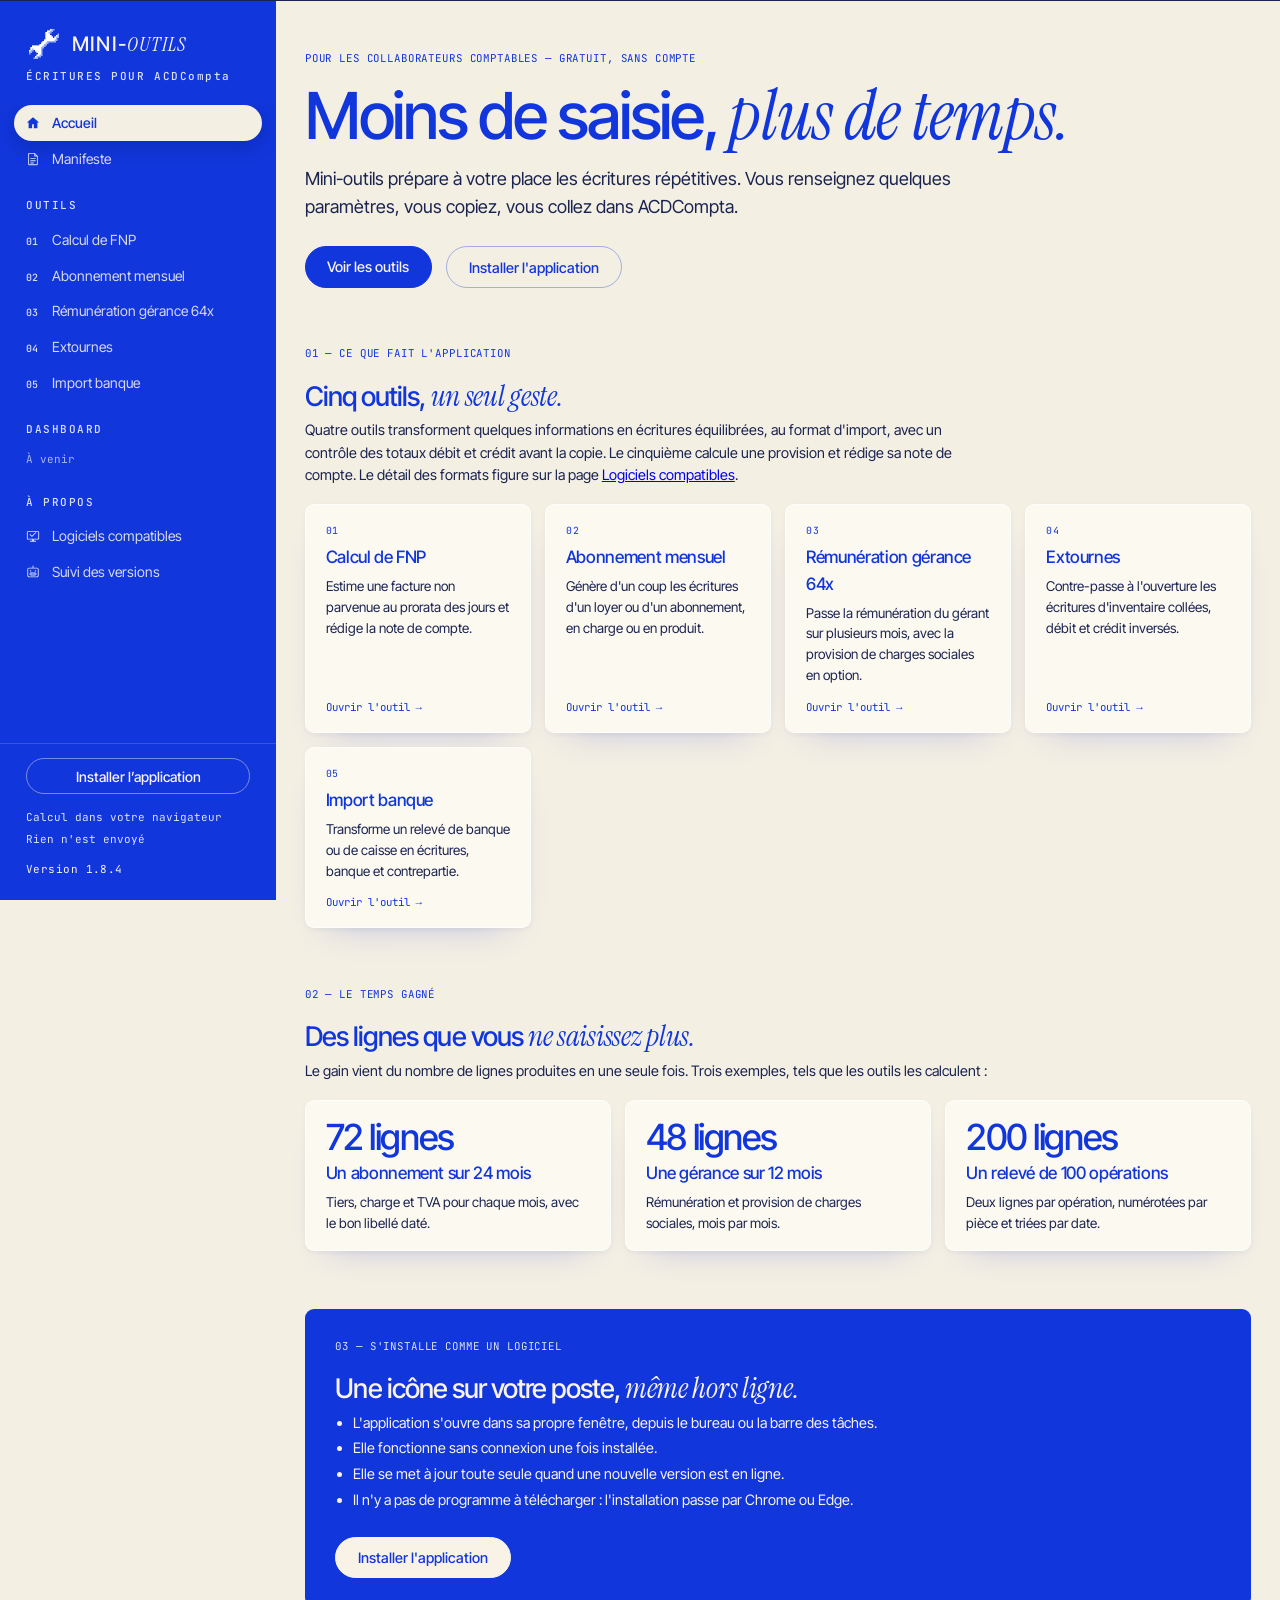
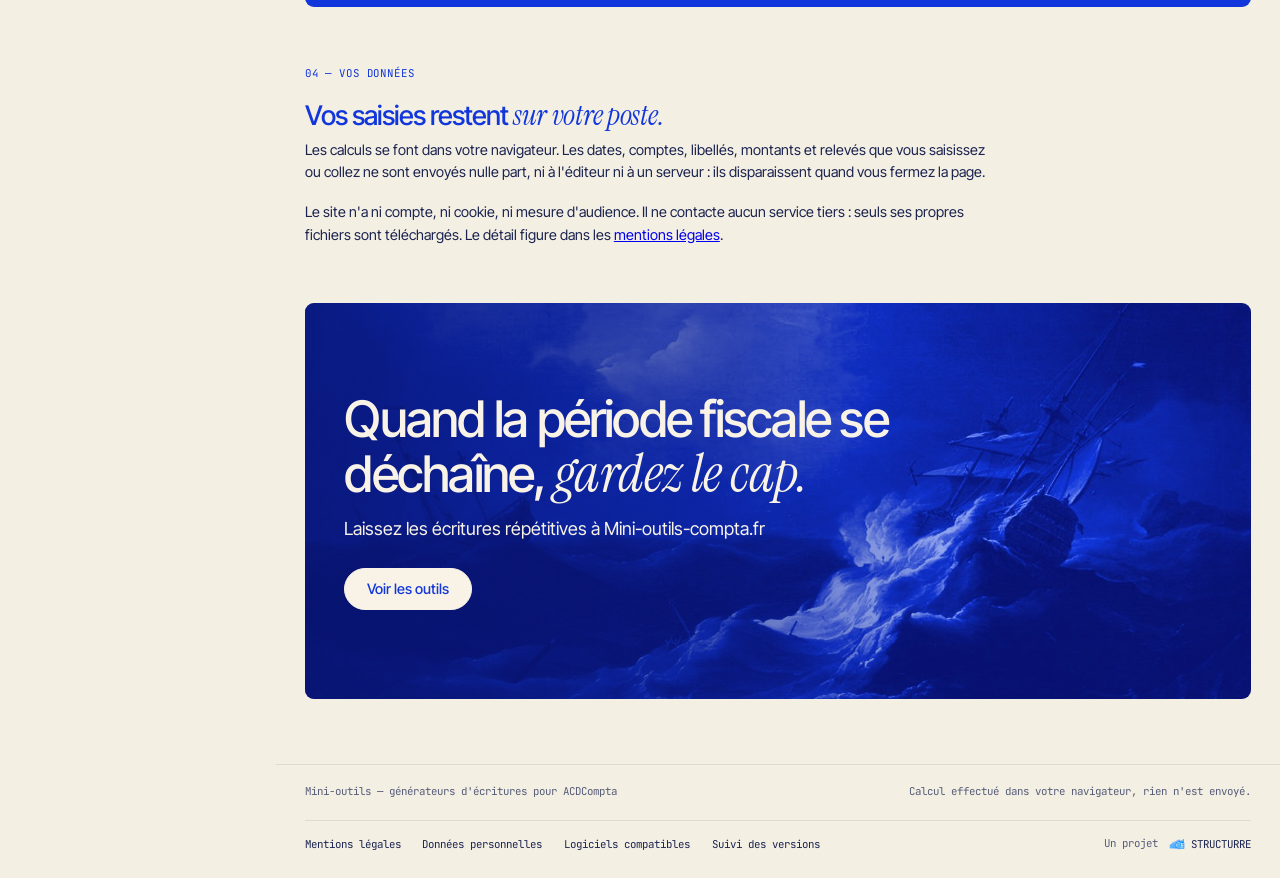
<file: index.html>
<!DOCTYPE html>
<html lang="fr">
<head>
<meta charset="utf-8">
<meta name="viewport" content="width=device-width, initial-scale=1">
<meta name="theme-color" content="#1136DB">
<meta name="description" content="Mini-outils prépare les écritures comptables répétitives (FNP, abonnements, rémunération de gérance, extournes, import de relevé) à coller dans ACDCompta. Gratuit, installable, sans envoi de données.">
<link rel="manifest" href="manifest.webmanifest">
<link rel="apple-touch-icon" href="icones/icone-180.png">
<title>Mini-outils — écritures comptables prêtes à coller</title>
<link rel="stylesheet" href="commun.css">
</head>
<body>

<nav id="menu" aria-label="Outils"></nav>
<div id="fond"></div>
<div id="contenu">
<div id="barre-mobile">
  <button id="ouvrir" type="button" aria-label="Ouvrir le menu" aria-controls="menu" aria-expanded="false">&#9776;</button>
  <span>MINI-OUTILS</span>
</div>

<main>
  <div class="conteneur accueil">
    <p class="eyebrow">Pour les collaborateurs comptables — gratuit, sans compte</p>
    <h1>Moins de saisie, <em>plus de temps.</em></h1>
    <p class="lead">Mini-outils prépare à votre place les écritures répétitives. Vous renseignez quelques paramètres, vous copiez, vous collez dans <span class="nom-propre">ACDCompta</span>.</p>
    <div class="boutons">
      <a class="btn grand" href="#outils">Voir les outils</a>
      <button class="btn ghost grand" type="button" data-installer="info-haut">Installer l'application</button>
      <span class="info-installer" id="info-haut" role="status" hidden></span>
    </div>

    <section id="outils">
      <p class="eyebrow">01 — Ce que fait l'application</p>
      <h2>Cinq outils, <em>un seul geste.</em></h2>
      <p>Quatre outils transforment quelques informations en écritures équilibrées, au format d'import, avec un contrôle des totaux débit et crédit avant la copie. Le cinquième calcule une provision et rédige sa note de compte. Le détail des formats figure sur la page <a href="logiciels-compatibles.html">Logiciels compatibles</a>.</p>
      <p class="mobile-seul"><strong>Les outils s'utilisent sur ordinateur :</strong> leurs tableaux d'écritures ne sont pas lisibles sur un téléphone. Vous trouverez ici leur présentation.</p>
      <div class="cartes">
        <a class="carte" href="fnp.html">
          <span class="num">01</span>
          <strong>Calcul de FNP</strong>
          <span>Estime une facture non parvenue au prorata des jours et rédige la note de compte.</span>
          <span class="suite">Ouvrir l'outil →</span>
        </a>
        <a class="carte" href="abo-mensuel.html">
          <span class="num">02</span>
          <strong>Abonnement mensuel</strong>
          <span>Génère d'un coup les écritures d'un loyer ou d'un abonnement, en charge ou en produit.</span>
          <span class="suite">Ouvrir l'outil →</span>
        </a>
        <a class="carte" href="rem-gerance.html">
          <span class="num">03</span>
          <strong>Rémunération gérance 64x</strong>
          <span>Passe la rémunération du gérant sur plusieurs mois, avec la provision de charges sociales en option.</span>
          <span class="suite">Ouvrir l'outil →</span>
        </a>
        <a class="carte" href="extournes.html">
          <span class="num">04</span>
          <strong>Extournes</strong>
          <span>Contre-passe à l'ouverture les écritures d'inventaire collées, débit et crédit inversés.</span>
          <span class="suite">Ouvrir l'outil →</span>
        </a>
        <a class="carte" href="import-banque.html">
          <span class="num">05</span>
          <strong>Import banque</strong>
          <span>Transforme un relevé de banque ou de caisse en écritures, banque et contrepartie.</span>
          <span class="suite">Ouvrir l'outil →</span>
        </a>
      </div>
    </section>

    <section>
      <p class="eyebrow">02 — Le temps gagné</p>
      <h2>Des lignes que vous <em>ne saisissez plus.</em></h2>
      <p>Le gain vient du nombre de lignes produites en une seule fois. Trois exemples, tels que les outils les calculent :</p>
      <div class="cartes">
        <div class="carte">
          <span class="chiffre">72 lignes</span>
          <strong>Un abonnement sur 24 mois</strong>
          <span>Tiers, charge et TVA pour chaque mois, avec le bon libellé daté.</span>
        </div>
        <div class="carte">
          <span class="chiffre">48 lignes</span>
          <strong>Une gérance sur 12 mois</strong>
          <span>Rémunération et provision de charges sociales, mois par mois.</span>
        </div>
        <div class="carte">
          <span class="chiffre">200 lignes</span>
          <strong>Un relevé de 100 opérations</strong>
          <span>Deux lignes par opération, numérotées par pièce et triées par date.</span>
        </div>
      </div>
    </section>

    <section class="bandeau-bleu">
      <p class="eyebrow" style="color: var(--on-blue-muted)">03 — S'installe comme un logiciel</p>
      <h2>Une icône sur votre poste, <em>même hors ligne.</em></h2>
      <ul>
        <li>L'application s'ouvre dans sa propre fenêtre, depuis le bureau ou la barre des tâches.</li>
        <li>Elle fonctionne sans connexion une fois installée.</li>
        <li>Elle se met à jour toute seule quand une nouvelle version est en ligne.</li>
        <li>Il n'y a pas de programme à télécharger : l'installation passe par Chrome ou Edge.</li>
      </ul>
      <p class="mobile-seul">L'installation se fait depuis un ordinateur, avec Chrome ou Edge.</p>
      <div class="boutons">
        <button class="btn grand" type="button" data-installer="info-bas">Installer l'application</button>
        <span class="info-installer" id="info-bas" role="status" hidden></span>
      </div>
    </section>

    <section>
      <p class="eyebrow">04 — Vos données</p>
      <h2>Vos saisies restent <em>sur votre poste.</em></h2>
      <p>Les calculs se font dans votre navigateur. Les dates, comptes, libellés, montants et relevés que vous saisissez ou collez ne sont envoyés nulle part, ni à l'éditeur ni à un serveur : ils disparaissent quand vous fermez la page.</p>
      <p>Le site n'a ni compte, ni cookie, ni mesure d'audience. Il ne contacte aucun service tiers : seuls ses propres fichiers sont téléchargés. Le détail figure dans les <a href="mentions-legales.html#donnees">mentions légales</a>.</p>
    </section>

    <section class="final">
      <div class="final-texte">
        <h2>Quand la période fiscale se déchaîne, <em>gardez le cap.</em></h2>
        <p>Laissez les écritures répétitives à Mini-outils-compta.fr</p>
        <div class="boutons">
          <a class="btn grand" href="#outils">Voir les outils</a>
        </div>
      </div>
    </section>
  </div>
</main>

<footer class="site-footer">
  <div class="conteneur">
    <span>Mini-outils — générateurs d'écritures pour ACDCompta</span>
    <span>Calcul effectué dans votre navigateur, rien n'est envoyé.</span>
  </div>
</footer>
</div>

<script src="commun.js"></script>
</body>
</html>
</file>
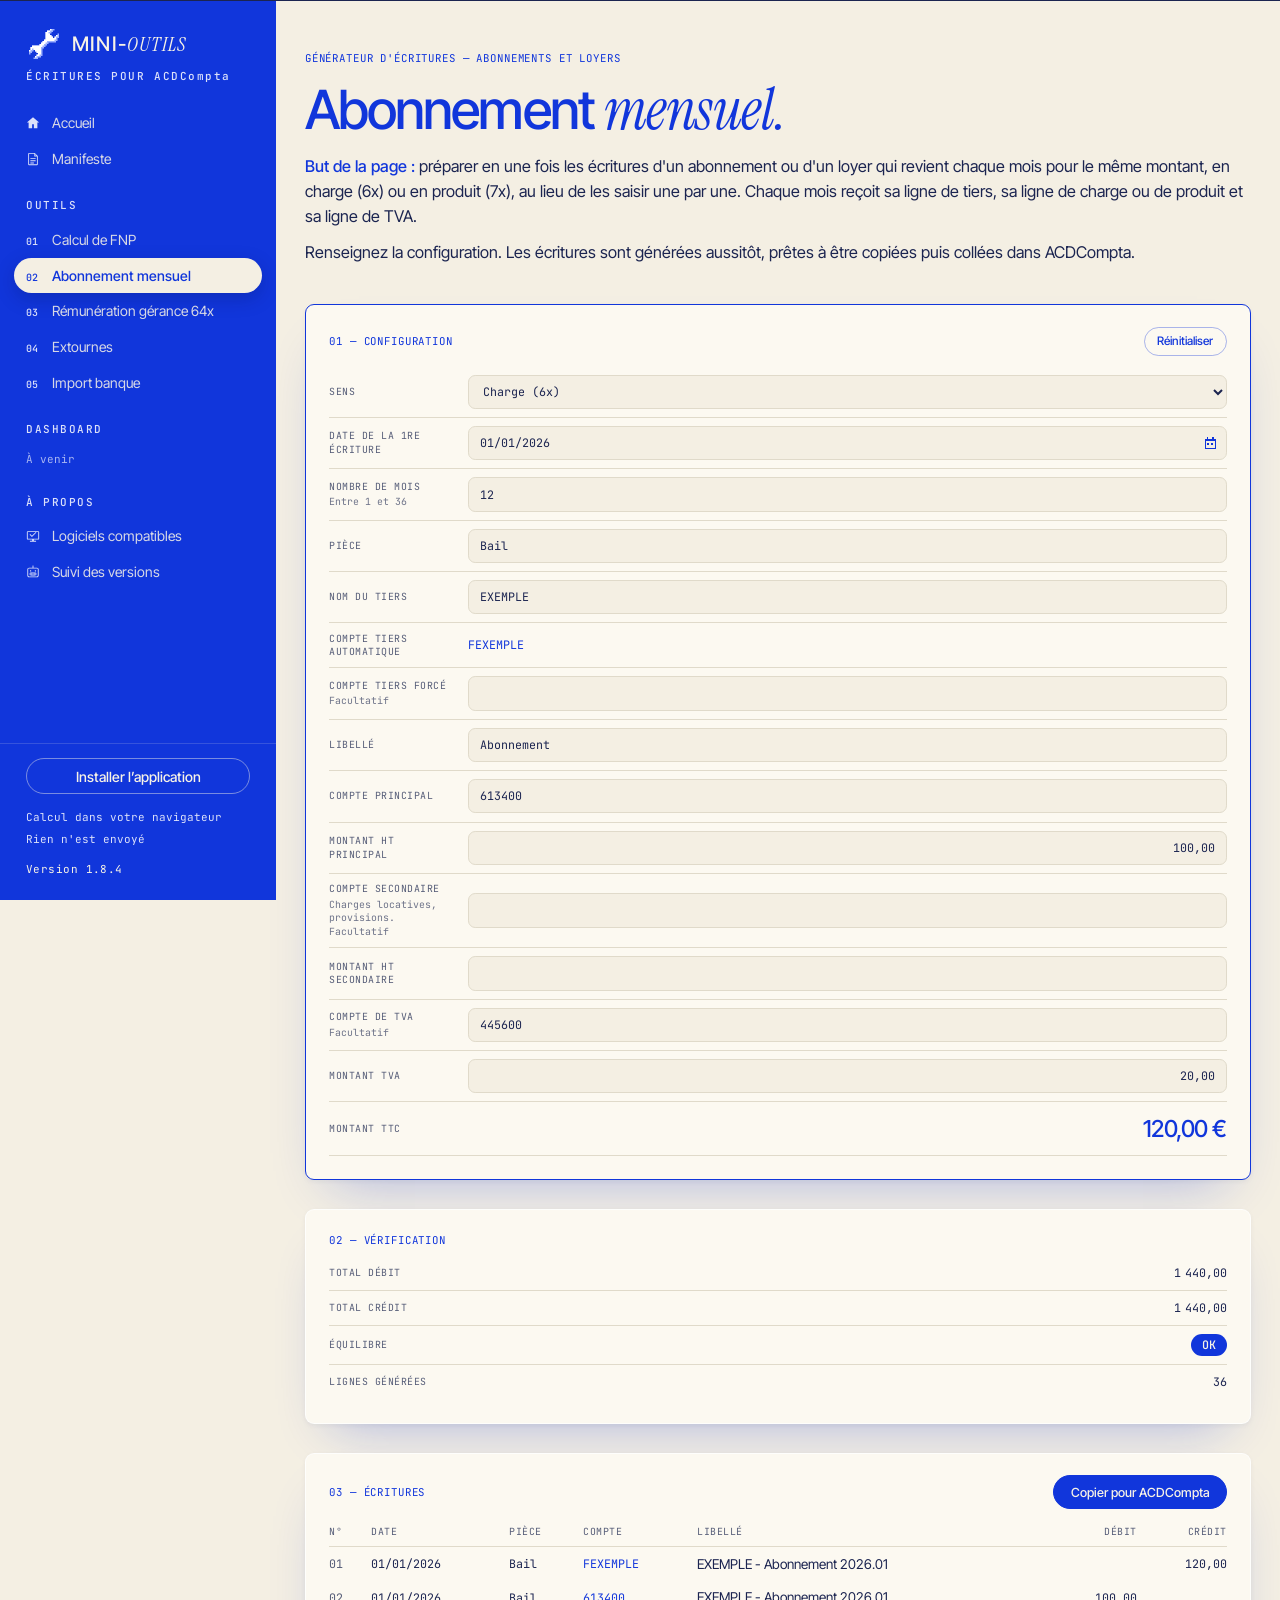
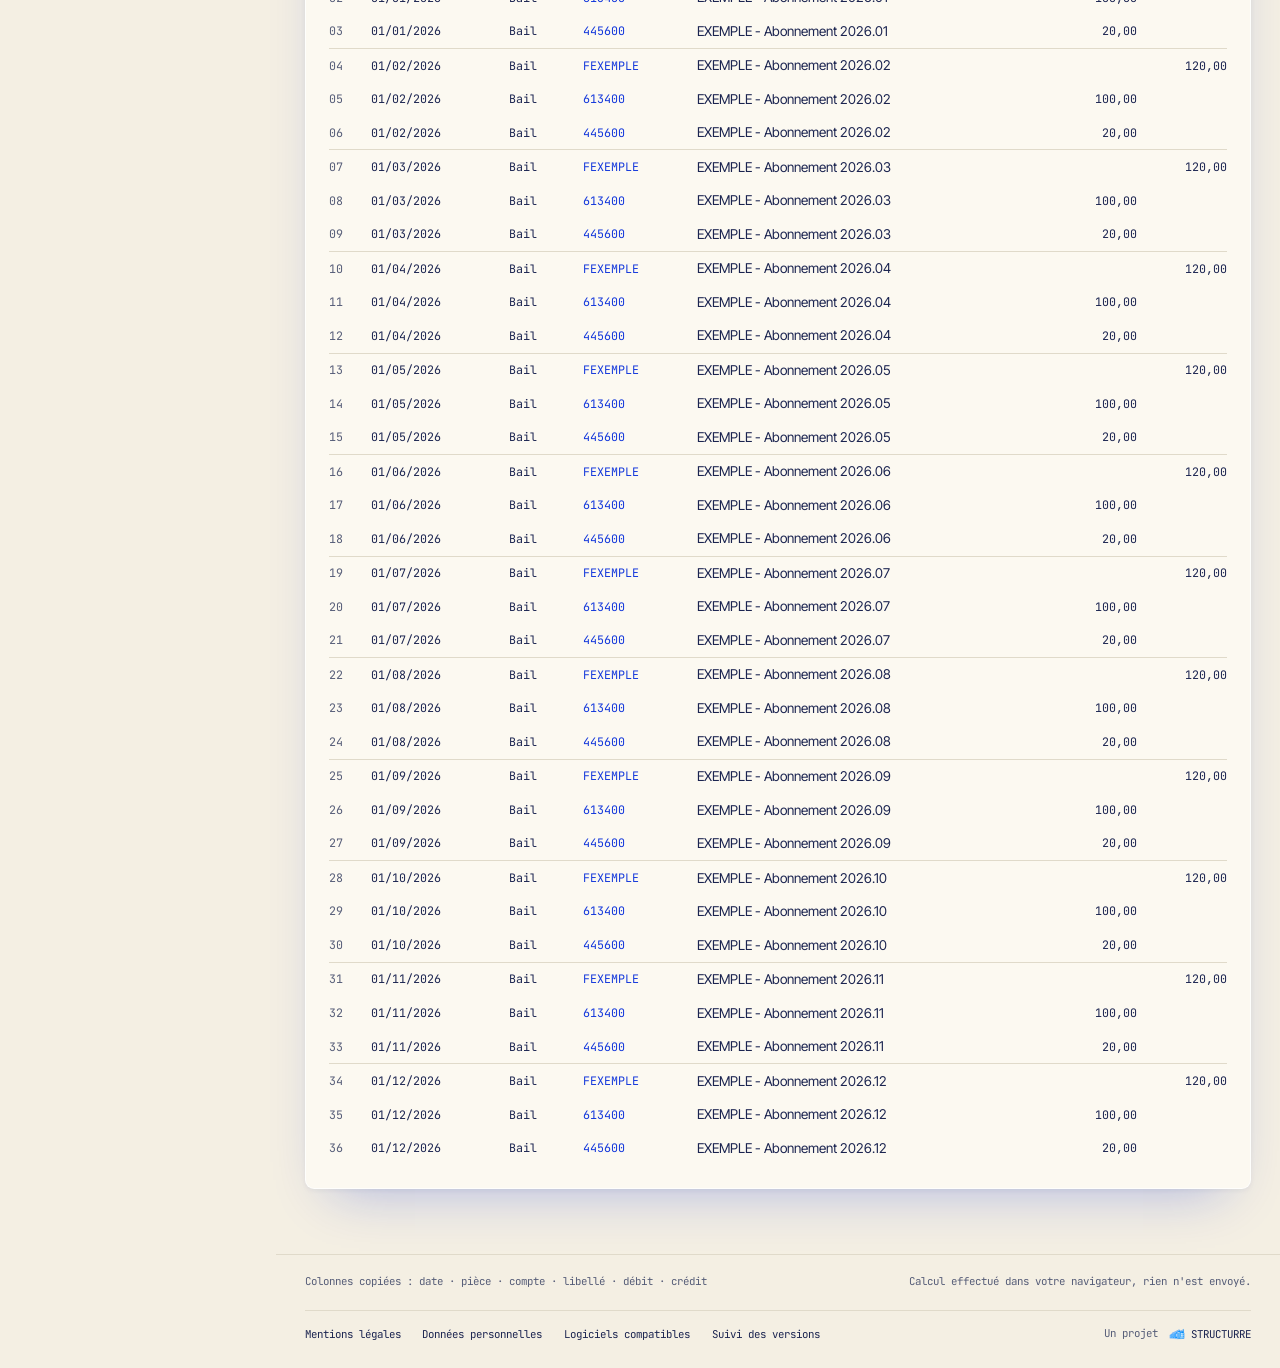
<file: abo-mensuel.html>
<!DOCTYPE html>
<html lang="fr">
<head>
<meta charset="utf-8">
<meta name="viewport" content="width=device-width, initial-scale=1">
<meta name="theme-color" content="#1136DB">
<meta name="description" content="Générateur d'écritures comptables mensuelles pour un abonnement ou un loyer, en charge ou en produit, à coller dans ACDCompta.">
<link rel="manifest" href="manifest.webmanifest">
<link rel="apple-touch-icon" href="icones/icone-180.png">
<title>Abonnement mensuel — Mini-outils</title>
<link rel="stylesheet" href="commun.css">
</head>
<body>

<nav id="menu" aria-label="Outils"></nav>
<div id="fond"></div>
<div id="contenu">
<div id="barre-mobile">
  <button id="ouvrir" type="button" aria-label="Ouvrir le menu" aria-controls="menu" aria-expanded="false">&#9776;</button>
  <span>MINI-OUTILS</span>
</div>

<main>
  <div class="conteneur">
    <p class="eyebrow">Générateur d'écritures — abonnements et loyers</p>
    <h1>Abonnement <em>mensuel.</em></h1>
    <p class="lead"><strong>But de la page :</strong> préparer en une fois les écritures d'un abonnement ou d'un loyer qui revient chaque mois pour le même montant, en charge (6x) ou en produit (7x), au lieu de les saisir une par une. Chaque mois reçoit sa ligne de tiers, sa ligne de charge ou de produit et sa ligne de TVA.</p>
    <p class="lead">Renseignez la configuration. Les écritures sont générées aussitôt, prêtes à être copiées puis collées dans ACDCompta.</p>

    <div class="grille">

      <div class="colonne">
        <section class="panel">
          <p class="eyebrow">01 — Configuration</p>
          <div class="champ">
            <label for="sens">Sens</label>
            <select id="sens">
              <option value="charge">Charge (6x)</option>
              <option value="produit">Produit (7x)</option>
            </select>
          </div>
          <div class="champ">
            <label for="date">Date de la 1re écriture</label>
            <input id="date" type="date" value="2026-01-01">
          </div>
          <div class="champ">
            <label for="mois">Nombre de mois<span class="aide">Entre 1 et 36</span></label>
            <input id="mois" type="number" min="1" max="36" step="1" value="12">
          </div>
          <div class="champ">
            <label for="piece">Pièce</label>
            <input id="piece" type="text" placeholder="Bail" value="Bail">
          </div>
          <div class="champ">
            <label for="tiers">Nom du tiers</label>
            <input id="tiers" type="text" value="EXEMPLE">
          </div>
          <div class="champ">
            <span class="etiquette">Compte tiers automatique</span>
            <span class="valeur code" id="tiersAuto"></span>
          </div>
          <div class="champ">
            <label for="tiersForce">Compte tiers forcé<span class="aide">Facultatif</span></label>
            <input id="tiersForce" type="text">
          </div>
          <div class="champ">
            <label for="libelle">Libellé</label>
            <input id="libelle" type="text" value="Abonnement">
          </div>
          <div class="champ">
            <label for="cptPrincipal">Compte principal</label>
            <input id="cptPrincipal" type="text" inputmode="numeric" value="613400">
          </div>
          <div class="champ">
            <label for="mntPrincipal">Montant HT principal</label>
            <input id="mntPrincipal" class="droite" type="text" inputmode="decimal" value="100,00">
          </div>
          <div class="champ">
            <label for="cptSecondaire">Compte secondaire<span class="aide">Charges locatives, provisions. Facultatif</span></label>
            <input id="cptSecondaire" type="text" inputmode="numeric">
          </div>
          <div class="champ">
            <label for="mntSecondaire">Montant HT secondaire</label>
            <input id="mntSecondaire" class="droite" type="text" inputmode="decimal">
          </div>
          <div class="champ">
            <label for="cptTva">Compte de TVA<span class="aide">Facultatif</span></label>
            <input id="cptTva" type="text" inputmode="numeric" value="445600">
          </div>
          <div class="champ">
            <label for="mntTva">Montant TVA</label>
            <input id="mntTva" class="droite" type="text" inputmode="decimal" value="20,00">
          </div>
          <div class="champ total">
            <span class="etiquette">Montant TTC</span>
            <span class="valeur" id="ttc"></span>
          </div>
          <ul class="alertes" id="alertes"></ul>
        </section>

        <section class="panel">
          <p class="eyebrow">02 — Vérification</p>
          <div class="champ"><span class="etiquette">Total débit</span><span class="valeur droite" id="totDebit"></span></div>
          <div class="champ"><span class="etiquette">Total crédit</span><span class="valeur droite" id="totCredit"></span></div>
          <div class="champ"><span class="etiquette">Équilibre</span><span class="valeur droite"><span id="equilibre"></span></span></div>
          <div class="champ"><span class="etiquette">Lignes générées</span><span class="valeur droite" id="nbLignes"></span></div>
        </section>
      </div>

      <section class="panel">
        <div class="barre">
          <p class="eyebrow">03 — Écritures</p>
          <div class="actions">
            <span class="etat" id="etat" role="status"></span>
            <button class="btn" id="copier" type="button">Copier pour ACDCompta</button>
          </div>
        </div>
        <div class="cadre-table">
          <table>
            <thead>
              <tr>
                <th>N°</th><th>Date</th><th>Pièce</th><th>Compte</th><th>Libellé</th>
                <th class="droite">Débit</th><th class="droite">Crédit</th>
              </tr>
            </thead>
            <tbody id="lignes"></tbody>
          </table>
        </div>
        <div class="vide" id="vide" hidden></div>
      </section>

    </div>
  </div>
</main>

<footer class="site-footer">
  <div class="conteneur">
    <span>Colonnes copiées : date · pièce · compte · libellé · débit · crédit</span>
    <span>Calcul effectué dans votre navigateur, rien n'est envoyé.</span>
  </div>
</footer>
</div>

<script src="commun.js"></script>
<script>
(function () {
  "use strict";
  var M = window.MiniOutils, $ = M.$;
  var ids = ["sens", "date", "mois", "piece", "tiers", "tiersForce", "libelle",
             "cptPrincipal", "mntPrincipal", "cptSecondaire", "mntSecondaire", "cptTva", "mntTva"];

  function compteAuto(sens, nom) {
    var n = nom.toUpperCase().normalize("NFD").replace(/[̀-ͯ]/g, "").replace(/[^A-Z0-9]/g, "");
    return n ? (sens === "produit" ? "C" : "F") + n : "";
  }

  function calcule() {
    var v = {};
    ids.forEach(function (id) { v[id] = $(id).value.trim(); });
    var alertes = [], ecritures = [];
    v.piece = v.piece || "Bail"; // valeur du classeur si la case est laissée vide

    var auto = compteAuto(v.sens, v.tiers);
    $("tiersAuto").textContent = auto || "—";
    var cptTiers = v.tiersForce || auto;

    var mnt = {
      principal: M.centimes(v.mntPrincipal),
      secondaire: M.centimes(v.mntSecondaire),
      tva: M.centimes(v.mntTva)
    };
    [["mntPrincipal", mnt.principal], ["mntSecondaire", mnt.secondaire], ["mntTva", mnt.tva]].forEach(function (p) {
      $(p[0]).classList.toggle("erreur", isNaN(p[1]));
    });
    var montantsValides = !isNaN(mnt.principal) && !isNaN(mnt.secondaire) && !isNaN(mnt.tva);
    var ttc = montantsValides ? mnt.principal + mnt.secondaire + mnt.tva : NaN;
    $("ttc").textContent = montantsValides ? M.affiche(ttc) + " €" : "—";

    var d = M.lireDate(v.date);
    var nb = parseInt(v.mois, 10);
    var moisValide = /^\d+$/.test(v.mois) && nb >= 1 && nb <= 36;
    $("date").classList.toggle("erreur", !d);
    $("mois").classList.toggle("erreur", !moisValide);

    var blocage = "";
    if (!d || !moisValide) blocage = "Renseignez la date et le nombre de mois (entre 1 et 36).";
    else if (!montantsValides) blocage = "Un montant n'est pas un nombre valide.";

    if (!blocage) {
      // Ordre des lignes identique au classeur : tiers, principal, secondaire, TVA.
      var lignes = [
        { cpt: cptTiers, mnt: ttc, nom: "le compte tiers", tiers: true },
        { cpt: v.cptPrincipal, mnt: mnt.principal, nom: "le compte principal" },
        { cpt: v.cptSecondaire, mnt: mnt.secondaire, nom: "le compte secondaire", secondaire: true },
        { cpt: v.cptTva, mnt: mnt.tva, nom: "le compte de TVA" }
      ];
      lignes.forEach(function (l) {
        if (l.mnt !== 0 && !l.cpt) alertes.push("Un montant est saisi mais " + l.nom + " est vide : la ligne n'est pas générée.");
      });
      var libSecondaire = v.libelle.replace(/\bloyers?\b/gi, "Charges");
      for (var k = 0; k < nb; k++) {
        var dt = M.decale(d, k), premier = true;
        lignes.forEach(function (l) {
          if (l.mnt === 0 || !l.cpt) return;
          // Charge : tiers au crédit, autres au débit. Produit : l'inverse.
          var auDebit = (v.sens === "produit") ? !!l.tiers : !l.tiers;
          ecritures.push({
            date: M.dateFr(dt),
            piece: v.piece,
            compte: l.cpt,
            libelle: v.tiers + " - " + (l.secondaire ? libSecondaire : v.libelle) + " " + dt.a + "." + M.deux(dt.m),
            debit: auDebit ? l.mnt : null,
            credit: auDebit ? null : l.mnt,
            debut: premier
          });
          premier = false;
        });
      }
      if (!ecritures.length) blocage = "Aucune ligne à générer : renseignez au moins un compte et un montant.";
    }

    M.rendre(ecritures, blocage, alertes);
  }

  M.brancher(ids, calcule);
})();
</script>
</body>
</html>
</file>
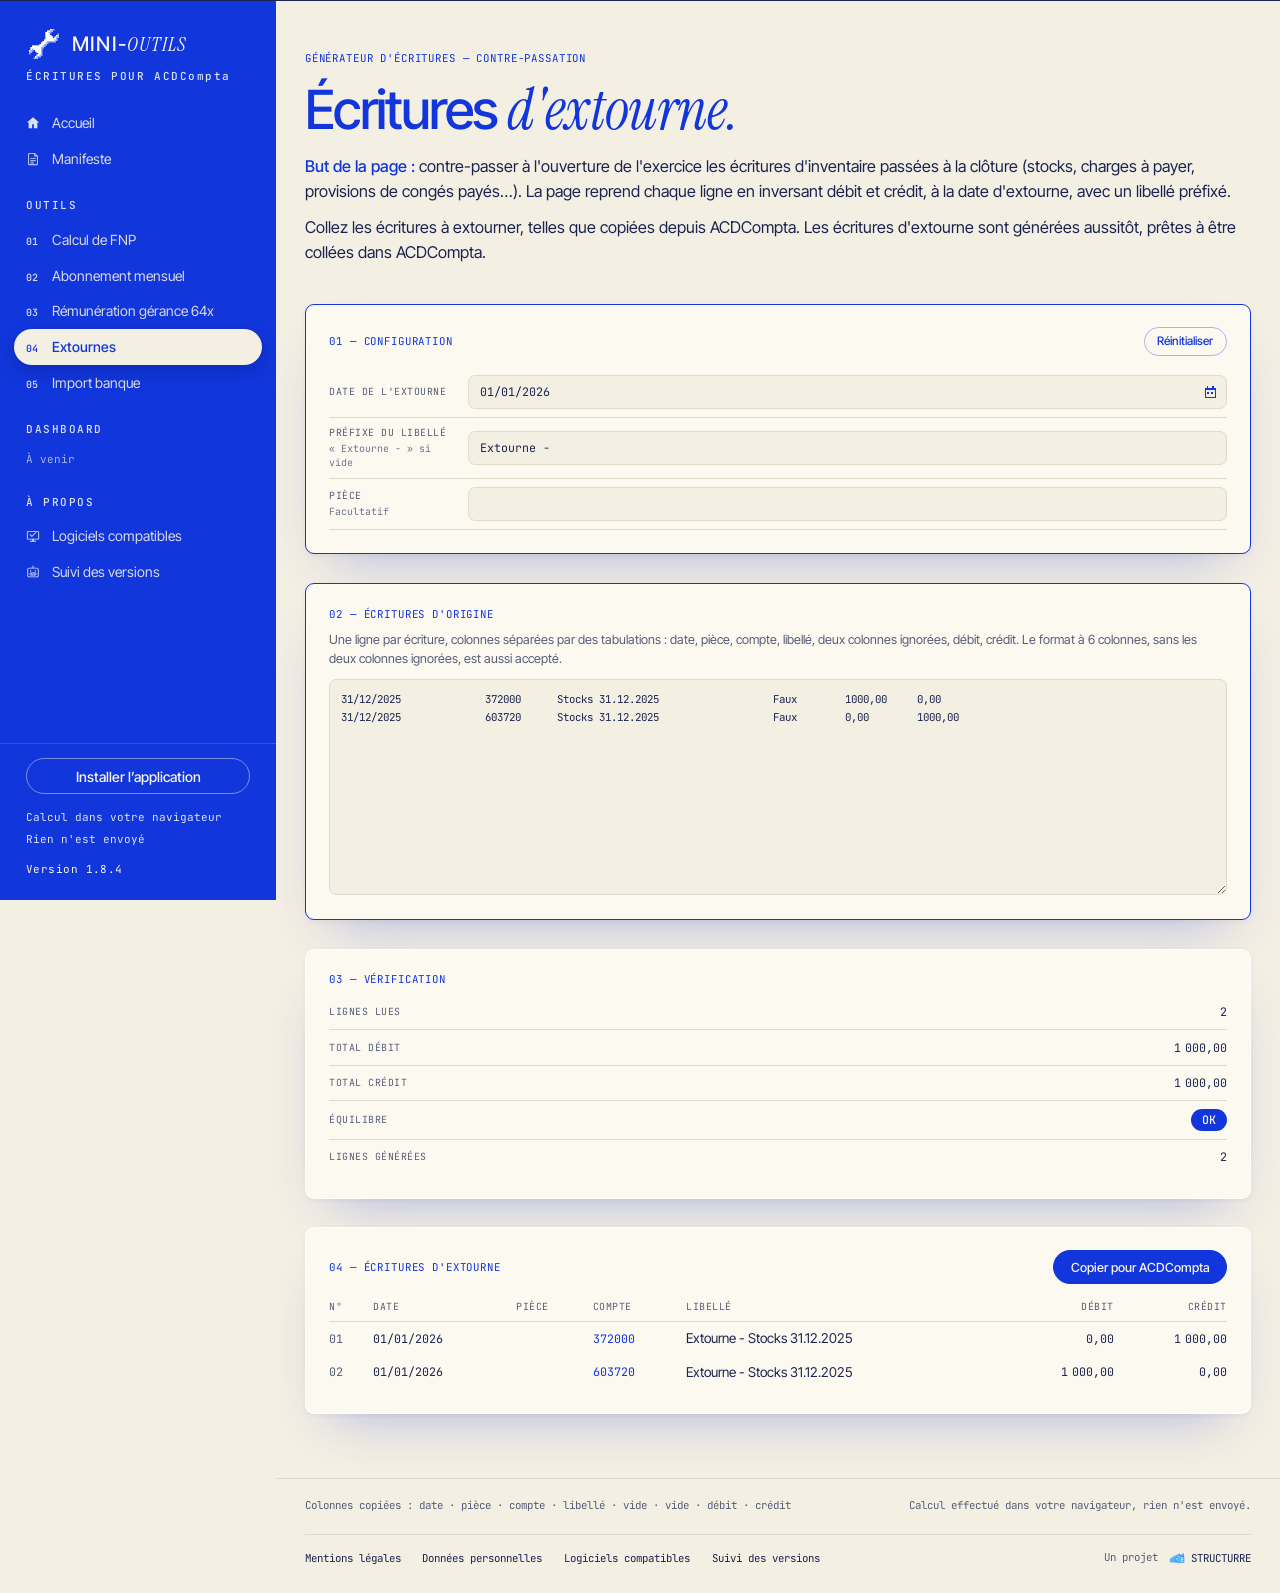
<file: extournes.html>
<!DOCTYPE html>
<html lang="fr">
<head>
<meta charset="utf-8">
<meta name="viewport" content="width=device-width, initial-scale=1">
<meta name="theme-color" content="#1136DB">
<meta name="description" content="Générateur d'écritures d'extourne : contre-passation des écritures d'inventaire à l'ouverture de l'exercice, à coller dans ACDCompta.">
<link rel="manifest" href="manifest.webmanifest">
<link rel="apple-touch-icon" href="icones/icone-180.png">
<title>Extournes — Mini-outils</title>
<link rel="stylesheet" href="commun.css">
</head>
<body>

<nav id="menu" aria-label="Outils"></nav>
<div id="fond"></div>
<div id="contenu">
<div id="barre-mobile">
  <button id="ouvrir" type="button" aria-label="Ouvrir le menu" aria-controls="menu" aria-expanded="false">&#9776;</button>
  <span>MINI-OUTILS</span>
</div>

<main>
  <div class="conteneur">
    <p class="eyebrow">Générateur d'écritures — contre-passation</p>
    <h1>Écritures <em>d'extourne.</em></h1>
    <p class="lead"><strong>But de la page :</strong> contre-passer à l'ouverture de l'exercice les écritures d'inventaire passées à la clôture (stocks, charges à payer, provisions de congés payés…). La page reprend chaque ligne en inversant débit et crédit, à la date d'extourne, avec un libellé préfixé.</p>
    <p class="lead">Collez les écritures à extourner, telles que copiées depuis ACDCompta. Les écritures d'extourne sont générées aussitôt, prêtes à être collées dans ACDCompta.</p>

    <div class="grille">

      <div class="colonne">
        <section class="panel">
          <p class="eyebrow">01 — Configuration</p>
          <div class="champ">
            <label for="date">Date de l'extourne</label>
            <input id="date" type="date" value="2026-01-01">
          </div>
          <div class="champ">
            <label for="prefixe">Préfixe du libellé<span class="aide">« Extourne - » si vide</span></label>
            <input id="prefixe" type="text" placeholder="Extourne - " value="Extourne - ">
          </div>
          <div class="champ">
            <label for="piece">Pièce<span class="aide">Facultatif</span></label>
            <input id="piece" type="text">
          </div>
          <ul class="alertes" id="alertes"></ul>
        </section>

        <section class="panel">
          <p class="eyebrow">02 — Écritures d'origine</p>
          <p class="aide-bloc">Une ligne par écriture, colonnes séparées par des tabulations : date, pièce, compte, libellé, deux colonnes ignorées, débit, crédit. Le format à 6 colonnes, sans les deux colonnes ignorées, est aussi accepté.</p>
          <textarea id="source" class="saisie" spellcheck="false" wrap="off" aria-label="Écritures d'origine à coller"></textarea>
        </section>

        <section class="panel">
          <p class="eyebrow">03 — Vérification</p>
          <div class="champ"><span class="etiquette">Lignes lues</span><span class="valeur droite" id="nbLues"></span></div>
          <div class="champ"><span class="etiquette">Total débit</span><span class="valeur droite" id="totDebit"></span></div>
          <div class="champ"><span class="etiquette">Total crédit</span><span class="valeur droite" id="totCredit"></span></div>
          <div class="champ"><span class="etiquette">Équilibre</span><span class="valeur droite"><span id="equilibre"></span></span></div>
          <div class="champ"><span class="etiquette">Lignes générées</span><span class="valeur droite" id="nbLignes"></span></div>
        </section>
      </div>

      <section class="panel">
        <div class="barre">
          <p class="eyebrow">04 — Écritures d'extourne</p>
          <div class="actions">
            <span class="etat" id="etat" role="status"></span>
            <button class="btn" id="copier" type="button">Copier pour ACDCompta</button>
          </div>
        </div>
        <div class="cadre-table">
          <table>
            <thead>
              <tr>
                <th>N°</th><th>Date</th><th>Pièce</th><th>Compte</th><th>Libellé</th>
                <th class="droite">Débit</th><th class="droite">Crédit</th>
              </tr>
            </thead>
            <tbody id="lignes"></tbody>
          </table>
        </div>
        <div class="vide" id="vide" hidden></div>
      </section>

    </div>
  </div>
</main>

<footer class="site-footer">
  <div class="conteneur">
    <span>Colonnes copiées : date · pièce · compte · libellé · vide · vide · débit · crédit</span>
    <span>Calcul effectué dans votre navigateur, rien n'est envoyé.</span>
  </div>
</footer>
</div>

<script src="commun.js"></script>
<script>
(function () {
  "use strict";
  var M = window.MiniOutils, $ = M.$;
  var ids = ["date", "prefixe", "piece", "source"];

  // Exemple fictif de départ : deux lignes de stock au format ACDCompta à 8 colonnes.
  var TAB = String.fromCharCode(9), SAUT = String.fromCharCode(10);
  $("source").value = [
    ["31/12/2025", "", "372000", "Stocks 31.12.2025", "", "Faux", "1000,00", "0,00"].join(TAB),
    ["31/12/2025", "", "603720", "Stocks 31.12.2025", "", "Faux", "0,00", "1000,00"].join(TAB)
  ].join(SAUT);

  function calcule() {
    var d = M.lireDate($("date").value);
    // Le préfixe n'est pas rogné : l'espace final de « Extourne - » compte.
    var prefixe = $("prefixe").value || "Extourne - ", piece = $("piece").value.trim();
    $("date").classList.toggle("erreur", !d);

    var alertes = [], ecritures = [], lues = 0;
    var lignes = $("source").value.split(/\r?\n/);
    lignes.forEach(function (ligne, i) {
      if (!ligne.trim()) return;
      var c = ligne.split("\t").map(function (x) { return x.trim(); });
      // Ligne de titres recopiée avec les écritures : ignorée.
      if (/^date$/i.test(c[0])) return;
      lues++;
      // Une dernière case vide (crédit) peut disparaître au collage : on la rétablit.
      if (c.length === 7 || c.length === 5) c.push("");
      // 8 colonnes ou plus : débit et crédit en 7e et 8e. 6 ou 7 colonnes : en 5e et 6e.
      var iDebit = c.length >= 8 ? 6 : 4;
      if (c.length < 6) {
        alertes.push("Ligne " + (i + 1) + " ignorée : " + c.length + " colonne" + (c.length > 1 ? "s" : "") + " au lieu de 6 ou 8.");
        return;
      }
      var debit = M.centimes(c[iDebit]), credit = M.centimes(c[iDebit + 1]);
      if (isNaN(debit) || isNaN(credit)) {
        alertes.push("Ligne " + (i + 1) + " ignorée : le débit ou le crédit n'est pas un nombre.");
        return;
      }
      if (!c[2]) {
        alertes.push("Ligne " + (i + 1) + " ignorée : compte manquant.");
        return;
      }
      // Inversion : le crédit d'origine passe au débit, et inversement.
      // Une case vide à l'origine reste vide, un 0,00 reste 0,00, comme dans le classeur.
      ecritures.push({
        date: d ? M.dateFr(d) : "",
        piece: piece,
        compte: c[2],
        libelle: prefixe + c[3],
        debit: c[iDebit + 1] === "" ? null : credit,
        credit: c[iDebit] === "" ? null : debit,
        debut: false
      });
    });

    var blocage = "";
    if (!d) { blocage = "Renseignez la date de l'extourne."; ecritures = []; }
    else if (!lues) blocage = "Collez les écritures à extourner dans le cadre « Écritures d'origine ».";
    else if (!ecritures.length) blocage = "Aucune ligne exploitable : vérifiez le format collé.";

    $("nbLues").textContent = lues;
    M.rendre(ecritures, blocage, alertes, true);
  }

  M.brancher(ids, calcule);
})();
</script>
</body>
</html>
</file>
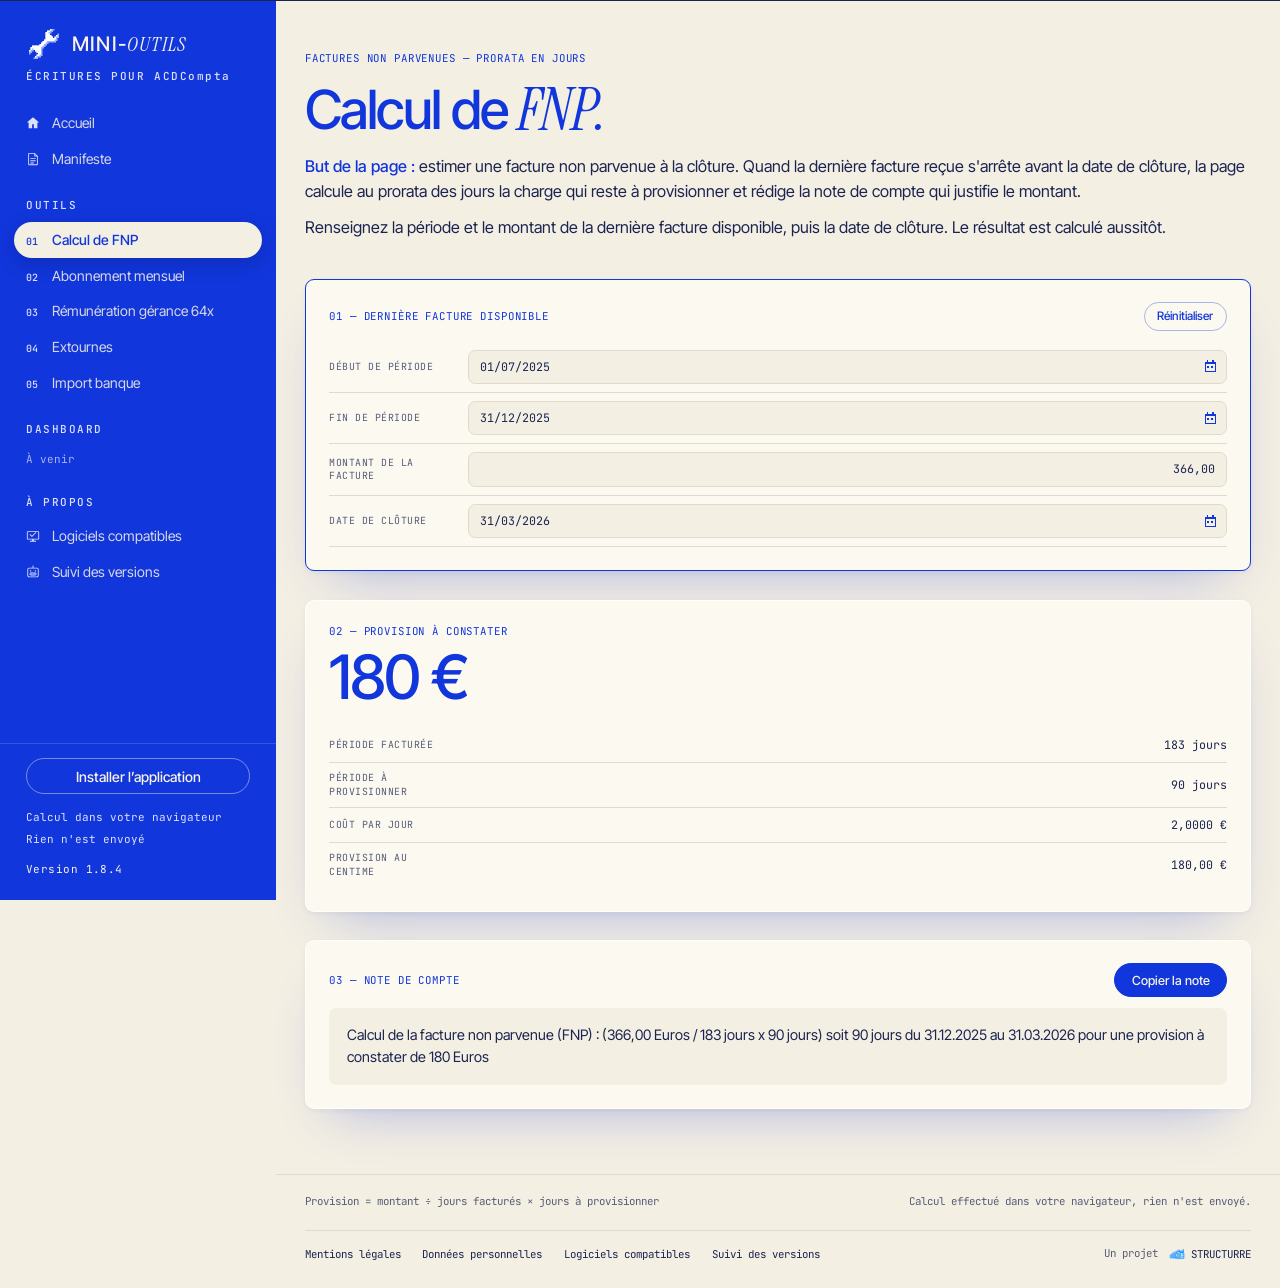
<file: fnp.html>
<!DOCTYPE html>
<html lang="fr">
<head>
<meta charset="utf-8">
<meta name="viewport" content="width=device-width, initial-scale=1">
<meta name="theme-color" content="#1136DB">
<meta name="description" content="Calcul de facture non parvenue (FNP) au prorata des jours, avec la note de compte prête à copier. Gratuit, sans envoi de données.">
<link rel="manifest" href="manifest.webmanifest">
<link rel="apple-touch-icon" href="icones/icone-180.png">
<title>Calcul de FNP — Mini-outils</title>
<link rel="stylesheet" href="commun.css">
</head>
<body>

<nav id="menu" aria-label="Outils"></nav>
<div id="fond"></div>
<div id="contenu">
<div id="barre-mobile">
  <button id="ouvrir" type="button" aria-label="Ouvrir le menu" aria-controls="menu" aria-expanded="false">&#9776;</button>
  <span>MINI-OUTILS</span>
</div>

<main>
  <div class="conteneur">
    <p class="eyebrow">Factures non parvenues — prorata en jours</p>
    <h1>Calcul de <em>FNP.</em></h1>
    <p class="lead"><strong>But de la page :</strong> estimer une facture non parvenue à la clôture. Quand la dernière facture reçue s'arrête avant la date de clôture, la page calcule au prorata des jours la charge qui reste à provisionner et rédige la note de compte qui justifie le montant.</p>
    <p class="lead">Renseignez la période et le montant de la dernière facture disponible, puis la date de clôture. Le résultat est calculé aussitôt.</p>

    <div class="grille">

      <section class="panel">
        <p class="eyebrow">01 — Dernière facture disponible</p>
        <div class="champ">
          <label for="debut">Début de période</label>
          <input id="debut" type="date" value="2025-07-01">
        </div>
        <div class="champ">
          <label for="fin">Fin de période</label>
          <input id="fin" type="date" value="2025-12-31">
        </div>
        <div class="champ">
          <label for="montant">Montant de la facture</label>
          <input id="montant" class="droite" type="text" inputmode="decimal" value="366,00">
        </div>
        <div class="champ">
          <label for="cloture">Date de clôture</label>
          <input id="cloture" type="date" value="2026-03-31">
        </div>
        <ul class="alertes" id="alertes"></ul>
      </section>

      <div class="colonne">
        <section class="panel">
          <p class="eyebrow">02 — Provision à constater</p>
          <p class="resultat" id="provision"></p>
          <div class="champ"><span class="etiquette">Période facturée</span><span class="valeur droite" id="joursFacture"></span></div>
          <div class="champ"><span class="etiquette">Période à provisionner</span><span class="valeur droite" id="joursProvision"></span></div>
          <div class="champ"><span class="etiquette">Coût par jour</span><span class="valeur droite" id="parJour"></span></div>
          <div class="champ"><span class="etiquette">Provision au centime</span><span class="valeur droite" id="provisionExacte"></span></div>
        </section>

        <section class="panel">
          <div class="barre">
            <p class="eyebrow">03 — Note de compte</p>
            <div class="actions">
              <span class="etat" id="etat" role="status"></span>
              <button class="btn" id="copier" type="button">Copier la note</button>
            </div>
          </div>
          <p class="note" id="note"></p>
        </section>
      </div>

    </div>
  </div>
</main>

<footer class="site-footer">
  <div class="conteneur">
    <span>Provision = montant ÷ jours facturés × jours à provisionner</span>
    <span>Calcul effectué dans votre navigateur, rien n'est envoyé.</span>
  </div>
</footer>
</div>

<script src="commun.js"></script>
<script>
(function () {
  "use strict";
  var M = window.MiniOutils, $ = M.$;
  var ids = ["debut", "fin", "montant", "cloture"];
  var note = "";

  function jour(d) { return Date.UTC(d.a, d.m - 1, d.j) / 86400000; }
  function datePoints(d) { return M.deux(d.j) + "." + M.deux(d.m) + "." + d.a; }
  function entier(n) { return String(n).replace(/\B(?=(\d{3})+(?!\d))/g, " "); }

  function calcule() {
    var debut = M.lireDate($("debut").value), fin = M.lireDate($("fin").value), cloture = M.lireDate($("cloture").value);
    var montant = M.centimes($("montant").value);
    $("debut").classList.toggle("erreur", !debut);
    $("fin").classList.toggle("erreur", !fin);
    $("cloture").classList.toggle("erreur", !cloture);
    $("montant").classList.toggle("erreur", isNaN(montant));

    var alertes = [];
    var jFacture = debut && fin ? jour(fin) - jour(debut) : NaN;
    var jProvision = fin && cloture ? jour(cloture) - jour(fin) : NaN;
    if (!debut || !fin || !cloture) alertes.push("Renseignez les trois dates.");
    else if (jFacture <= 0) alertes.push("La fin de période doit être postérieure au début.");
    else if (jProvision < 0) alertes.push("La clôture est antérieure à la fin de la facture : il n'y a rien à provisionner.");
    if (isNaN(montant)) alertes.push("Le montant n'est pas un nombre valide.");

    $("joursFacture").textContent = isNaN(jFacture) ? "—" : entier(jFacture) + " jours";
    $("joursProvision").textContent = isNaN(jProvision) ? "—" : entier(jProvision) + " jours";

    var valide = !alertes.length;
    note = "";
    if (valide) {
      // Comme le classeur : ROUND(montant / jours facturés × jours à provisionner ; 2).
      var provision = Math.round(montant * jProvision / jFacture);
      var arrondie = Math.round(provision / 100);
      $("provision").textContent = entier(arrondie) + " €";
      $("provisionExacte").textContent = M.affiche(provision) + " €";
      $("parJour").textContent = (montant / 100 / jFacture).toFixed(4).replace(".", ",") + " €";
      note = "Calcul de la facture non parvenue (FNP) : (" + M.affiche(montant) + " Euros / " + jFacture +
             " jours x " + jProvision + " jours) soit " + jProvision + " jours du " + datePoints(fin) +
             " au " + datePoints(cloture) + " pour une provision à constater de " + entier(arrondie) + " Euros";
    } else {
      $("provision").textContent = "—";
      $("provisionExacte").textContent = "—";
      $("parJour").textContent = "—";
    }
    $("note").textContent = note || "La note s'affichera une fois la configuration complète.";
    $("copier").disabled = !note;
    $("etat").textContent = "";

    var ul = $("alertes");
    ul.textContent = "";
    alertes.forEach(function (a) {
      var li = document.createElement("li");
      li.textContent = a;
      ul.appendChild(li);
    });
  }

  ids.forEach(function (id) {
    $(id).addEventListener("input", calcule);
    $(id).addEventListener("change", calcule);
  });
  $("copier").addEventListener("click", function () { M.copierTexte(note, "Note copiée"); });
  calcule();
})();
</script>
</body>
</html>
</file>
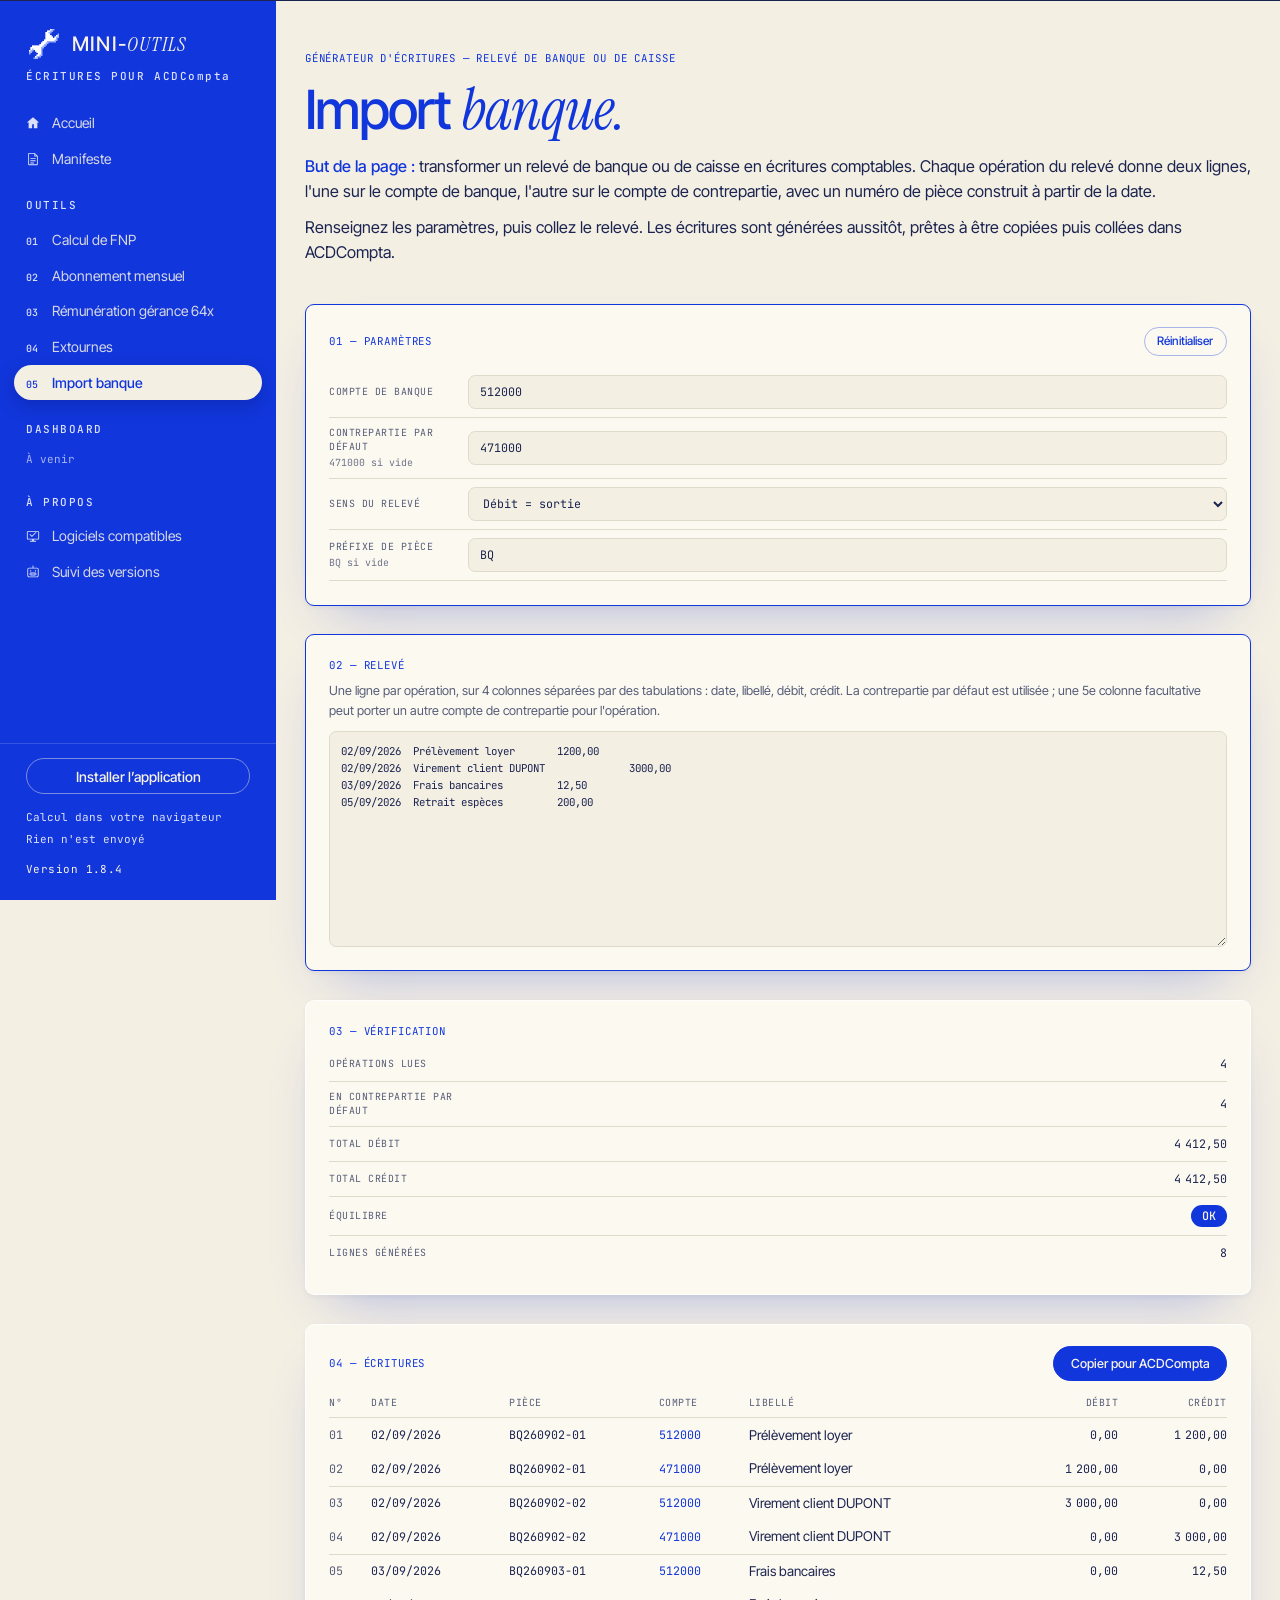
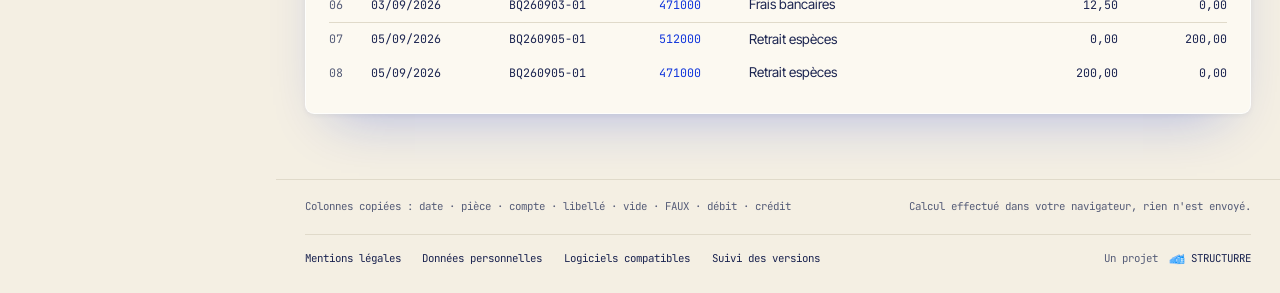
<file: import-banque.html>
<!DOCTYPE html>
<html lang="fr">
<head>
<meta charset="utf-8">
<meta name="viewport" content="width=device-width, initial-scale=1">
<meta name="theme-color" content="#1136DB">
<meta name="description" content="Transforme un relevé de banque ou de caisse en écritures comptables, banque et contrepartie, à coller dans ACDCompta.">
<link rel="manifest" href="manifest.webmanifest">
<link rel="apple-touch-icon" href="icones/icone-180.png">
<title>Import banque — Mini-outils</title>
<link rel="stylesheet" href="commun.css">
</head>
<body>

<nav id="menu" aria-label="Outils"></nav>
<div id="fond"></div>
<div id="contenu">
<div id="barre-mobile">
  <button id="ouvrir" type="button" aria-label="Ouvrir le menu" aria-controls="menu" aria-expanded="false">&#9776;</button>
  <span>MINI-OUTILS</span>
</div>

<main>
  <div class="conteneur">
    <p class="eyebrow">Générateur d'écritures — relevé de banque ou de caisse</p>
    <h1>Import <em>banque.</em></h1>
    <p class="lead"><strong>But de la page :</strong> transformer un relevé de banque ou de caisse en écritures comptables. Chaque opération du relevé donne deux lignes, l'une sur le compte de banque, l'autre sur le compte de contrepartie, avec un numéro de pièce construit à partir de la date.</p>
    <p class="lead">Renseignez les paramètres, puis collez le relevé. Les écritures sont générées aussitôt, prêtes à être copiées puis collées dans ACDCompta.</p>

    <div class="grille">

      <div class="colonne">
        <section class="panel">
          <p class="eyebrow">01 — Paramètres</p>
          <div class="champ">
            <label for="banque">Compte de banque</label>
            <input id="banque" type="text" inputmode="numeric" value="512000">
          </div>
          <div class="champ">
            <label for="defaut">Contrepartie par défaut<span class="aide">471000 si vide</span></label>
            <input id="defaut" type="text" inputmode="numeric" value="471000" placeholder="471000">
          </div>
          <div class="champ">
            <label for="sens">Sens du relevé</label>
            <select id="sens">
              <option value="debit">Débit = sortie</option>
              <option value="credit">Crédit = sortie</option>
            </select>
          </div>
          <div class="champ">
            <label for="prefixe">Préfixe de pièce<span class="aide">BQ si vide</span></label>
            <input id="prefixe" type="text" value="BQ" placeholder="BQ">
          </div>
          <ul class="alertes" id="alertes"></ul>
        </section>

        <section class="panel">
          <p class="eyebrow">02 — Relevé</p>
          <p class="aide-bloc">Une ligne par opération, sur 4 colonnes séparées par des tabulations : date, libellé, débit, crédit. La contrepartie par défaut est utilisée ; une 5e colonne facultative peut porter un autre compte de contrepartie pour l'opération.</p>
          <textarea id="source" class="saisie" spellcheck="false" wrap="off" aria-label="Relevé à coller"></textarea>
        </section>

        <section class="panel">
          <p class="eyebrow">03 — Vérification</p>
          <div class="champ"><span class="etiquette">Opérations lues</span><span class="valeur droite" id="nbLues"></span></div>
          <div class="champ"><span class="etiquette">En contrepartie par défaut</span><span class="valeur droite" id="nbDefaut"></span></div>
          <div class="champ"><span class="etiquette">Total débit</span><span class="valeur droite" id="totDebit"></span></div>
          <div class="champ"><span class="etiquette">Total crédit</span><span class="valeur droite" id="totCredit"></span></div>
          <div class="champ"><span class="etiquette">Équilibre</span><span class="valeur droite"><span id="equilibre"></span></span></div>
          <div class="champ"><span class="etiquette">Lignes générées</span><span class="valeur droite" id="nbLignes"></span></div>
        </section>
      </div>

      <section class="panel">
        <div class="barre">
          <p class="eyebrow">04 — Écritures</p>
          <div class="actions">
            <span class="etat" id="etat" role="status"></span>
            <button class="btn" id="copier" type="button">Copier pour ACDCompta</button>
          </div>
        </div>
        <div class="cadre-table">
          <table>
            <thead>
              <tr>
                <th>N°</th><th>Date</th><th>Pièce</th><th>Compte</th><th>Libellé</th>
                <th class="droite">Débit</th><th class="droite">Crédit</th>
              </tr>
            </thead>
            <tbody id="lignes"></tbody>
          </table>
        </div>
        <div class="vide" id="vide" hidden></div>
      </section>

    </div>
  </div>
</main>

<footer class="site-footer">
  <div class="conteneur">
    <span>Colonnes copiées : date · pièce · compte · libellé · vide · FAUX · débit · crédit</span>
    <span>Calcul effectué dans votre navigateur, rien n'est envoyé.</span>
  </div>
</footer>
</div>

<script src="commun.js"></script>
<script>
(function () {
  "use strict";
  var M = window.MiniOutils, $ = M.$;
  var ids = ["banque", "defaut", "sens", "prefixe", "source"];

  // Exemple fictif de départ, sur 4 colonnes : date, libellé, débit, crédit.
  var TAB = String.fromCharCode(9), SAUT = String.fromCharCode(10);
  $("source").value = [
    ["02/09/2026", "Prélèvement loyer", "1200,00", ""].join(TAB),
    ["02/09/2026", "Virement client DUPONT", "", "3000,00"].join(TAB),
    ["03/09/2026", "Frais bancaires", "12,50", ""].join(TAB),
    ["05/09/2026", "Retrait espèces", "200,00", ""].join(TAB)
  ].join(SAUT);

  function calcule() {
    var banque = $("banque").value.trim();
    var defaut = $("defaut").value.trim() || "471000";
    var prefixe = $("prefixe").value.trim() || "BQ";
    var creditSortie = $("sens").value === "credit";
    $("banque").classList.toggle("erreur", !banque);

    var alertes = [], ops = [], parDate = {}, ignorees = 0, nbDefaut = 0;
    $("source").value.split(/\r?\n/).forEach(function (ligne, i) {
      if (!ligne.trim()) return;
      var c = ligne.split(TAB).map(function (x) { return x.trim(); });
      var d = M.lireDate(c[0]);
      // Comme dans le classeur, une ligne sans date valide (titres, totaux) est ignorée.
      if (!d) { if (!/^date$/i.test(c[0])) ignorees++; return; }
      var deb = M.centimes(c[2] || ""), cre = M.centimes(c[3] || "");
      if (isNaN(deb) || isNaN(cre)) {
        alertes.push("Ligne " + (i + 1) + " ignorée : le débit ou le crédit n'est pas un nombre.");
        return;
      }
      // Numéro de pièce : préfixe + date AAMMJJ + rang de l'opération dans la journée.
      var cle = d.a * 10000 + d.m * 100 + d.j;
      parDate[cle] = (parDate[cle] || 0) + 1;
      var piece = prefixe + String(d.a).slice(-2) + M.deux(d.m) + M.deux(d.j) + "-" + M.deux(parDate[cle]);
      if (!c[4]) nbDefaut++;
      ops.push({
        cle: cle, date: M.dateFr(d), piece: piece, libelle: c[1] || "", contrepartie: c[4] || defaut,
        // Par défaut, le débit du relevé est une sortie d'argent ; sinon c'est le crédit.
        entree: creditSortie ? deb : cre, sortie: creditSortie ? cre : deb
      });
    });
    if (ignorees) alertes.push(ignorees + " ligne" + (ignorees > 1 ? "s" : "") + " sans date valide ignorée" + (ignorees > 1 ? "s" : "") + ".");

    // Tri par date puis par pièce ; pour chaque opération, la banque puis la contrepartie.
    ops.sort(function (a, b) { return a.cle - b.cle || (a.piece < b.piece ? -1 : a.piece > b.piece ? 1 : 0); });
    var ecritures = [];
    ops.forEach(function (o) {
      // Une entrée d'argent débite la banque, une sortie la crédite ; la contrepartie est inversée.
      ecritures.push({ date: o.date, piece: o.piece, compte: banque, libelle: o.libelle, debit: o.entree, credit: o.sortie, debut: true });
      ecritures.push({ date: o.date, piece: o.piece, compte: o.contrepartie, libelle: o.libelle, debit: o.sortie, credit: o.entree, debut: false });
    });

    var blocage = "";
    if (!banque) { blocage = "Renseignez le compte de banque."; ecritures = []; }
    else if (!ops.length) blocage = "Collez le relevé dans le cadre « Relevé ».";

    $("nbLues").textContent = ops.length;
    $("nbDefaut").textContent = nbDefaut;
    M.rendre(ecritures, blocage, alertes, ["", "FAUX"]);
  }

  M.brancher(ids, calcule);
})();
</script>
</body>
</html>
</file>
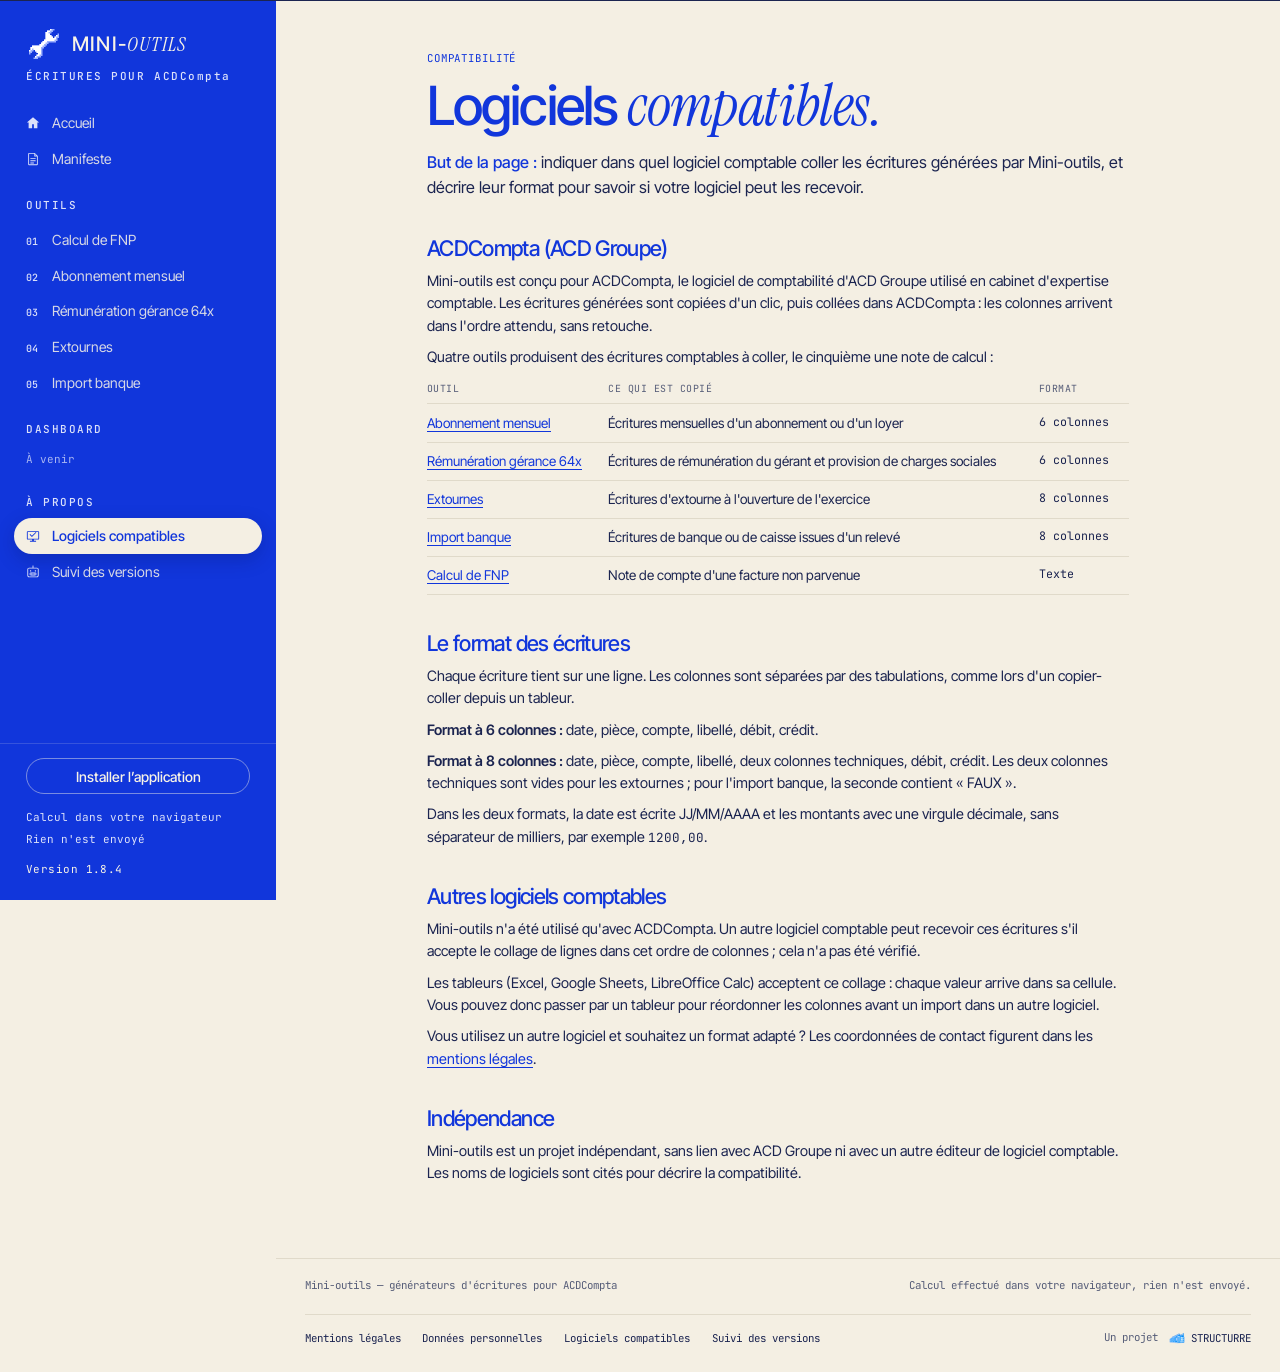
<file: logiciels-compatibles.html>
<!DOCTYPE html>
<html lang="fr">
<head>
<meta charset="utf-8">
<meta name="viewport" content="width=device-width, initial-scale=1">
<meta name="theme-color" content="#1136DB">
<meta name="description" content="Mini-outils génère des écritures comptables prêtes à coller dans ACDCompta (ACD Groupe) : format des colonnes, outils concernés et compatibilité avec les tableurs.">
<link rel="manifest" href="manifest.webmanifest">
<link rel="apple-touch-icon" href="icones/icone-180.png">
<title>Logiciels compatibles : écritures à coller dans ACDCompta — Mini-outils</title>
<link rel="stylesheet" href="commun.css">
</head>
<body>

<nav id="menu" aria-label="Outils"></nav>
<div id="fond"></div>
<div id="contenu">
<div id="barre-mobile">
  <button id="ouvrir" type="button" aria-label="Ouvrir le menu" aria-controls="menu" aria-expanded="false">&#9776;</button>
  <span>MINI-OUTILS</span>
</div>

<main>
  <div class="conteneur prose">
    <p class="eyebrow">Compatibilité</p>
    <h1>Logiciels <em>compatibles.</em></h1>
    <p class="lead"><strong>But de la page :</strong> indiquer dans quel logiciel comptable coller les écritures générées par Mini-outils, et décrire leur format pour savoir si votre logiciel peut les recevoir.</p>

    <h2>ACDCompta (ACD Groupe)</h2>
    <p>Mini-outils est conçu pour ACDCompta, le logiciel de comptabilité d'ACD Groupe utilisé en cabinet d'expertise comptable. Les écritures générées sont copiées d'un clic, puis collées dans ACDCompta : les colonnes arrivent dans l'ordre attendu, sans retouche.</p>
    <p>Quatre outils produisent des écritures comptables à coller, le cinquième une note de calcul :</p>
    <div class="cadre-table">
      <table>
        <thead>
          <tr><th>Outil</th><th>Ce qui est copié</th><th>Format</th></tr>
        </thead>
        <tbody>
          <tr><td><a href="abo-mensuel.html">Abonnement mensuel</a></td><td>Écritures mensuelles d'un abonnement ou d'un loyer</td><td>6 colonnes</td></tr>
          <tr><td><a href="rem-gerance.html">Rémunération gérance 64x</a></td><td>Écritures de rémunération du gérant et provision de charges sociales</td><td>6 colonnes</td></tr>
          <tr><td><a href="extournes.html">Extournes</a></td><td>Écritures d'extourne à l'ouverture de l'exercice</td><td>8 colonnes</td></tr>
          <tr><td><a href="import-banque.html">Import banque</a></td><td>Écritures de banque ou de caisse issues d'un relevé</td><td>8 colonnes</td></tr>
          <tr><td><a href="fnp.html">Calcul de FNP</a></td><td>Note de compte d'une facture non parvenue</td><td>Texte</td></tr>
        </tbody>
      </table>
    </div>

    <h2>Le format des écritures</h2>
    <p>Chaque écriture tient sur une ligne. Les colonnes sont séparées par des tabulations, comme lors d'un copier-coller depuis un tableur.</p>
    <p><strong>Format à 6 colonnes :</strong> date, pièce, compte, libellé, débit, crédit.</p>
    <p><strong>Format à 8 colonnes :</strong> date, pièce, compte, libellé, deux colonnes techniques, débit, crédit. Les deux colonnes techniques sont vides pour les extournes ; pour l'import banque, la seconde contient « FAUX ».</p>
    <p>Dans les deux formats, la date est écrite JJ/MM/AAAA et les montants avec une virgule décimale, sans séparateur de milliers, par exemple <span class="donnee">1200,00</span>.</p>

    <h2>Autres logiciels comptables</h2>
    <p>Mini-outils n'a été utilisé qu'avec ACDCompta. Un autre logiciel comptable peut recevoir ces écritures s'il accepte le collage de lignes dans cet ordre de colonnes ; cela n'a pas été vérifié.</p>
    <p>Les tableurs (Excel, Google Sheets, LibreOffice Calc) acceptent ce collage : chaque valeur arrive dans sa cellule. Vous pouvez donc passer par un tableur pour réordonner les colonnes avant un import dans un autre logiciel.</p>
    <p>Vous utilisez un autre logiciel et souhaitez un format adapté ? Les coordonnées de contact figurent dans les <a href="mentions-legales.html">mentions légales</a>.</p>

    <h2>Indépendance</h2>
    <p>Mini-outils est un projet indépendant, sans lien avec ACD Groupe ni avec un autre éditeur de logiciel comptable. Les noms de logiciels sont cités pour décrire la compatibilité.</p>
  </div>
</main>

<footer class="site-footer">
  <div class="conteneur">
    <span>Mini-outils — générateurs d'écritures pour ACDCompta</span>
    <span>Calcul effectué dans votre navigateur, rien n'est envoyé.</span>
  </div>
</footer>
</div>

<script src="commun.js"></script>
</body>
</html>
</file>
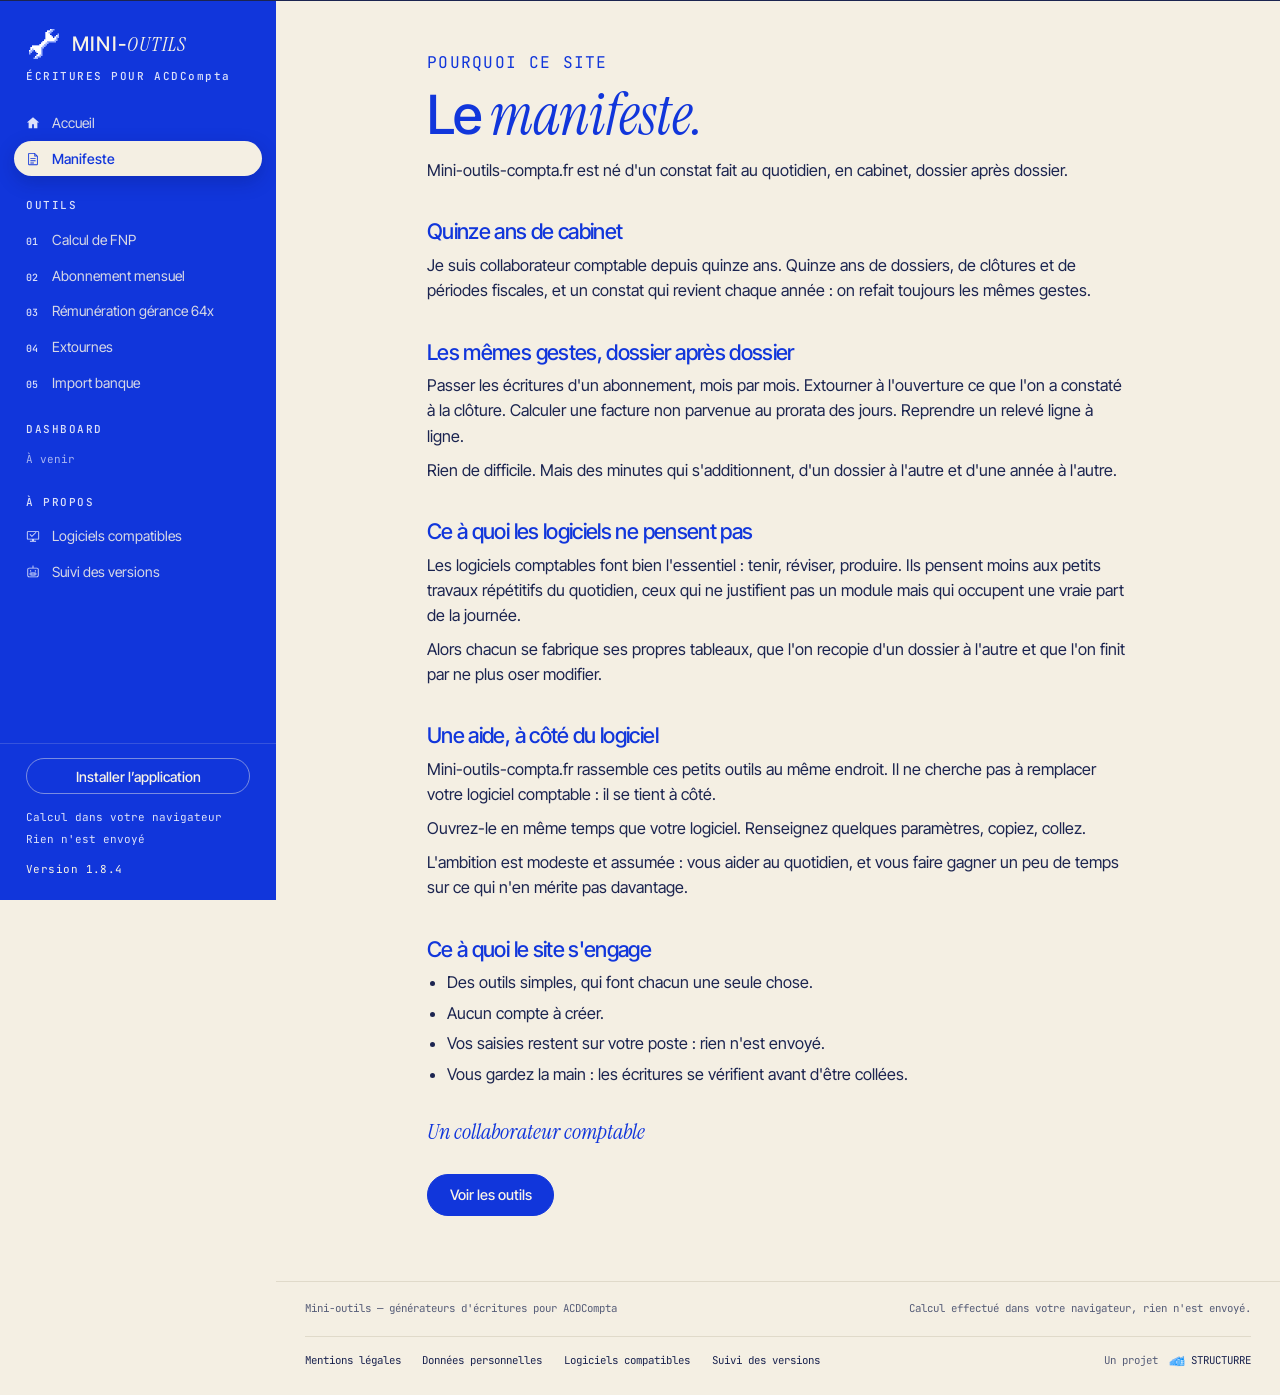
<file: manifeste.html>
<!DOCTYPE html>
<html lang="fr">
<head>
<meta charset="utf-8">
<meta name="viewport" content="width=device-width, initial-scale=1">
<meta name="theme-color" content="#1136DB">
<meta name="description" content="Pourquoi Mini-outils existe : le constat d'un collaborateur comptable après quinze ans de cabinet, et une aide pour les petits travaux répétitifs du quotidien.">
<link rel="manifest" href="manifest.webmanifest">
<link rel="apple-touch-icon" href="icones/icone-180.png">
<title>Manifeste : pourquoi Mini-outils existe — Mini-outils</title>
<link rel="stylesheet" href="commun.css">
</head>
<body>

<nav id="menu" aria-label="Outils"></nav>
<div id="fond"></div>
<div id="contenu">
<div id="barre-mobile">
  <button id="ouvrir" type="button" aria-label="Ouvrir le menu" aria-controls="menu" aria-expanded="false">&#9776;</button>
  <span>MINI-OUTILS</span>
</div>

<main>
  <div class="conteneur prose manifeste">
    <p class="eyebrow">Pourquoi ce site</p>
    <h1>Le <em>manifeste.</em></h1>
    <p class="lead">Mini-outils-compta.fr est né d'un constat fait au quotidien, en cabinet, dossier après dossier.</p>

    <h2>Quinze ans de cabinet</h2>
    <p>Je suis collaborateur comptable depuis quinze ans. Quinze ans de dossiers, de clôtures et de périodes fiscales, et un constat qui revient chaque année : on refait toujours les mêmes gestes.</p>

    <h2>Les mêmes gestes, dossier après dossier</h2>
    <p>Passer les écritures d'un abonnement, mois par mois. Extourner à l'ouverture ce que l'on a constaté à la clôture. Calculer une facture non parvenue au prorata des jours. Reprendre un relevé ligne à ligne.</p>
    <p>Rien de difficile. Mais des minutes qui s'additionnent, d'un dossier à l'autre et d'une année à l'autre.</p>

    <h2>Ce à quoi les logiciels ne pensent pas</h2>
    <p>Les logiciels comptables font bien l'essentiel : tenir, réviser, produire. Ils pensent moins aux petits travaux répétitifs du quotidien, ceux qui ne justifient pas un module mais qui occupent une vraie part de la journée.</p>
    <p>Alors chacun se fabrique ses propres tableaux, que l'on recopie d'un dossier à l'autre et que l'on finit par ne plus oser modifier.</p>

    <h2>Une aide, à côté du logiciel</h2>
    <p>Mini-outils-compta.fr rassemble ces petits outils au même endroit. Il ne cherche pas à remplacer votre logiciel comptable : il se tient à côté.</p>
    <p>Ouvrez-le en même temps que votre logiciel. Renseignez quelques paramètres, copiez, collez.</p>
    <p>L'ambition est modeste et assumée : vous aider au quotidien, et vous faire gagner un peu de temps sur ce qui n'en mérite pas davantage.</p>

    <h2>Ce à quoi le site s'engage</h2>
    <ul>
      <li>Des outils simples, qui font chacun une seule chose.</li>
      <li>Aucun compte à créer.</li>
      <li>Vos saisies restent sur votre poste : rien n'est envoyé.</li>
      <li>Vous gardez la main : les écritures se vérifient avant d'être collées.</li>
    </ul>

    <p class="signature">Un collaborateur comptable</p>

    <div class="boutons">
      <a class="btn grand" href="index.html#outils">Voir les outils</a>
    </div>
  </div>
</main>

<footer class="site-footer">
  <div class="conteneur">
    <span>Mini-outils — générateurs d'écritures pour ACDCompta</span>
    <span>Calcul effectué dans votre navigateur, rien n'est envoyé.</span>
  </div>
</footer>
</div>

<script src="commun.js"></script>
</body>
</html>
</file>
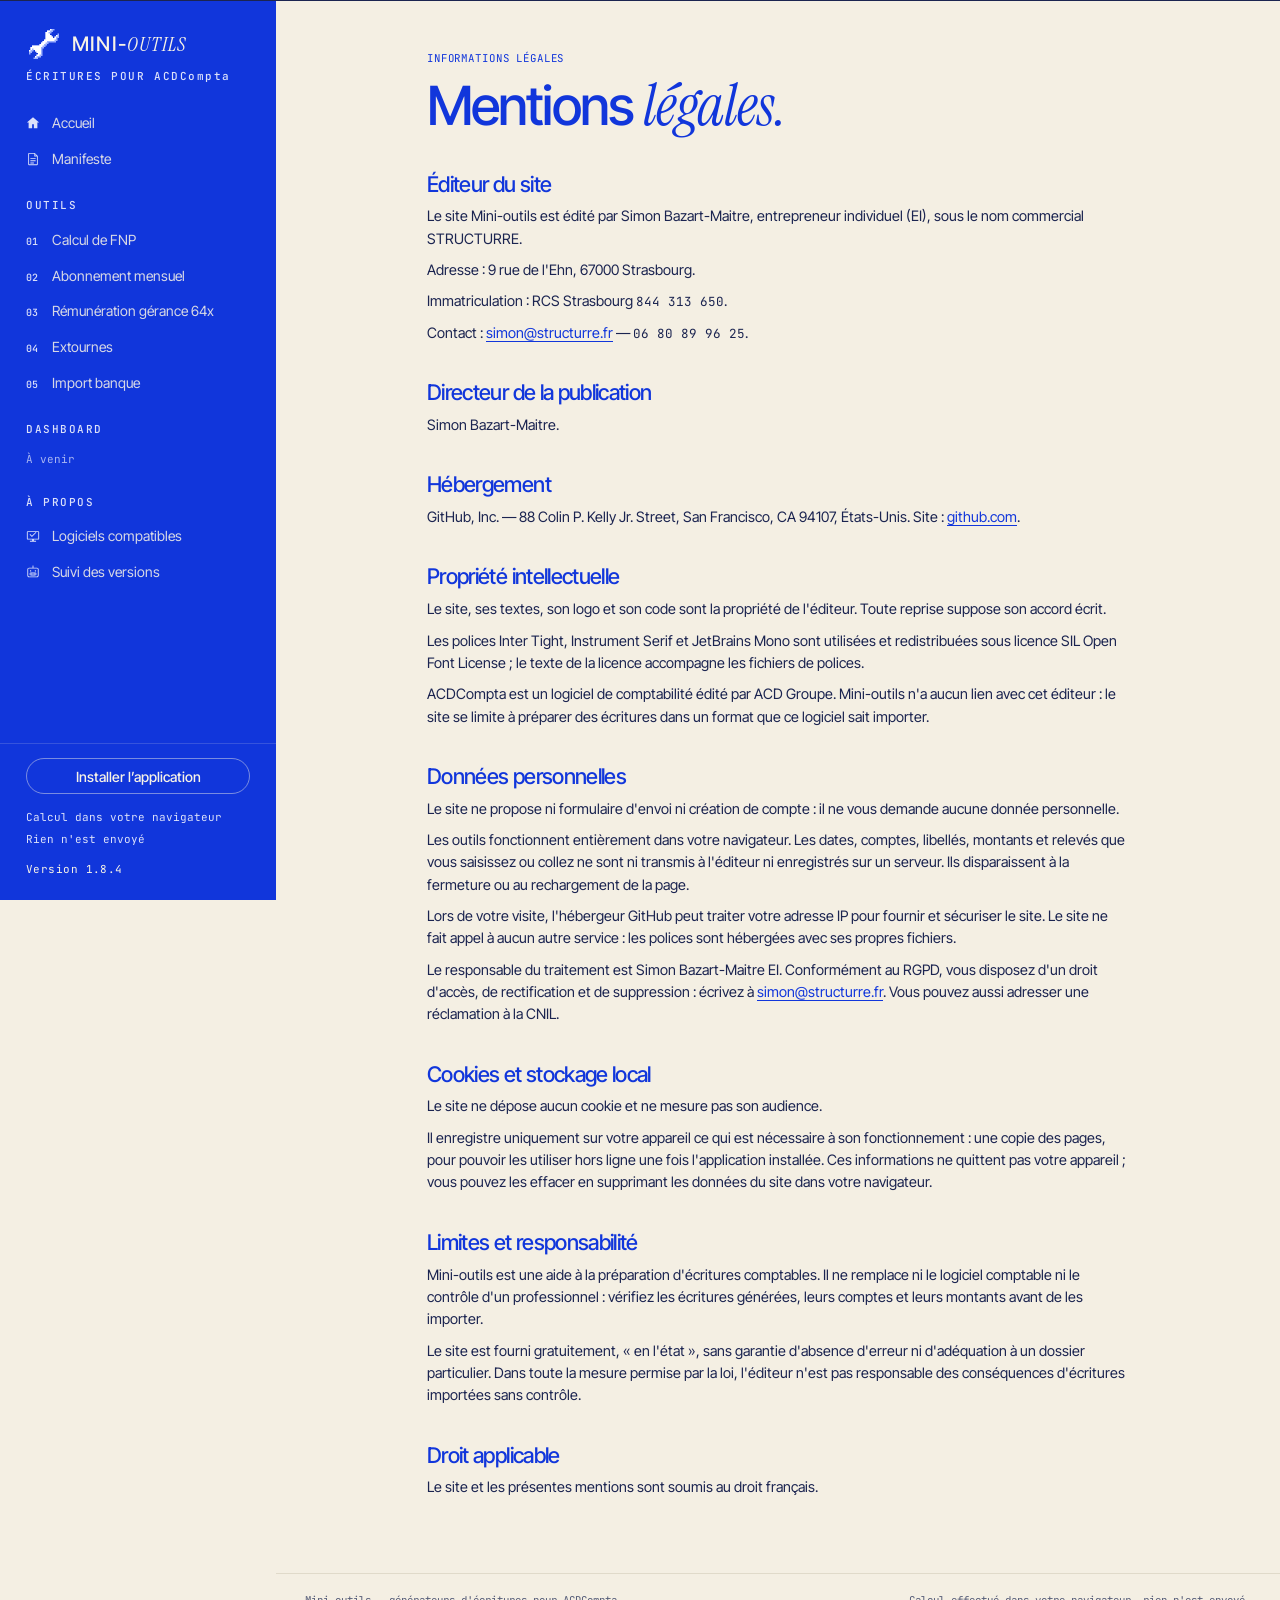
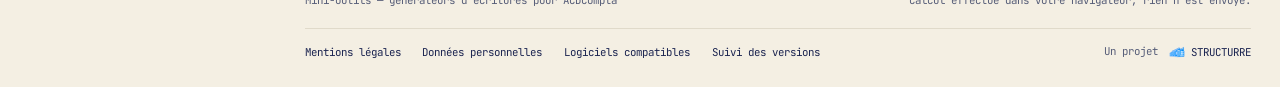
<file: mentions-legales.html>
<!DOCTYPE html>
<html lang="fr">
<head>
<meta charset="utf-8">
<meta name="viewport" content="width=device-width, initial-scale=1">
<meta name="theme-color" content="#1136DB">
<link rel="manifest" href="manifest.webmanifest">
<link rel="apple-touch-icon" href="icones/icone-180.png">
<title>Mentions légales — Mini-outils</title>
<link rel="stylesheet" href="commun.css">
</head>
<body>

<nav id="menu" aria-label="Outils"></nav>
<div id="fond"></div>
<div id="contenu">
<div id="barre-mobile">
  <button id="ouvrir" type="button" aria-label="Ouvrir le menu" aria-controls="menu" aria-expanded="false">&#9776;</button>
  <span>MINI-OUTILS</span>
</div>

<main>
  <div class="conteneur prose">
    <p class="eyebrow">Informations légales</p>
    <h1>Mentions <em>légales.</em></h1>

    <h2>Éditeur du site</h2>
    <p>Le site Mini-outils est édité par Simon Bazart-Maitre, entrepreneur individuel (EI), sous le nom commercial STRUCTURRE.</p>
    <p>Adresse : 9 rue de l'Ehn, 67000 Strasbourg.</p>
    <p>Immatriculation : RCS Strasbourg <span class="donnee">844 313 650</span>.</p>
    <p>Contact : <a href="mailto:simon@structurre.fr">simon@structurre.fr</a> — <span class="donnee">06 80 89 96 25</span>.</p>

    <h2>Directeur de la publication</h2>
    <p>Simon Bazart-Maitre.</p>

    <h2>Hébergement</h2>
    <p>GitHub, Inc. — 88 Colin P. Kelly Jr. Street, San Francisco, CA 94107, États-Unis. Site : <a href="https://github.com" target="_blank" rel="noopener">github.com</a>.</p>

    <h2>Propriété intellectuelle</h2>
    <p>Le site, ses textes, son logo et son code sont la propriété de l'éditeur. Toute reprise suppose son accord écrit.</p>
    <p>Les polices Inter Tight, Instrument Serif et JetBrains Mono sont utilisées et redistribuées sous licence SIL Open Font License ; le texte de la licence accompagne les fichiers de polices.</p>
    <p>ACDCompta est un logiciel de comptabilité édité par ACD Groupe. Mini-outils n'a aucun lien avec cet éditeur : le site se limite à préparer des écritures dans un format que ce logiciel sait importer.</p>

    <h2 id="donnees">Données personnelles</h2>
    <p>Le site ne propose ni formulaire d'envoi ni création de compte : il ne vous demande aucune donnée personnelle.</p>
    <p>Les outils fonctionnent entièrement dans votre navigateur. Les dates, comptes, libellés, montants et relevés que vous saisissez ou collez ne sont ni transmis à l'éditeur ni enregistrés sur un serveur. Ils disparaissent à la fermeture ou au rechargement de la page.</p>
    <p>Lors de votre visite, l'hébergeur GitHub peut traiter votre adresse IP pour fournir et sécuriser le site. Le site ne fait appel à aucun autre service : les polices sont hébergées avec ses propres fichiers.</p>
    <p>Le responsable du traitement est Simon Bazart-Maitre EI. Conformément au RGPD, vous disposez d'un droit d'accès, de rectification et de suppression : écrivez à <a href="mailto:simon@structurre.fr">simon@structurre.fr</a>. Vous pouvez aussi adresser une réclamation à la CNIL.</p>

    <h2>Cookies et stockage local</h2>
    <p>Le site ne dépose aucun cookie et ne mesure pas son audience.</p>
    <p>Il enregistre uniquement sur votre appareil ce qui est nécessaire à son fonctionnement : une copie des pages, pour pouvoir les utiliser hors ligne une fois l'application installée. Ces informations ne quittent pas votre appareil ; vous pouvez les effacer en supprimant les données du site dans votre navigateur.</p>

    <h2>Limites et responsabilité</h2>
    <p>Mini-outils est une aide à la préparation d'écritures comptables. Il ne remplace ni le logiciel comptable ni le contrôle d'un professionnel : vérifiez les écritures générées, leurs comptes et leurs montants avant de les importer.</p>
    <p>Le site est fourni gratuitement, « en l'état », sans garantie d'absence d'erreur ni d'adéquation à un dossier particulier. Dans toute la mesure permise par la loi, l'éditeur n'est pas responsable des conséquences d'écritures importées sans contrôle.</p>

    <h2>Droit applicable</h2>
    <p>Le site et les présentes mentions sont soumis au droit français.</p>
  </div>
</main>

<footer class="site-footer">
  <div class="conteneur">
    <span>Mini-outils — générateurs d'écritures pour ACDCompta</span>
    <span>Calcul effectué dans votre navigateur, rien n'est envoyé.</span>
  </div>
</footer>
</div>

<script src="commun.js"></script>
</body>
</html>
</file>
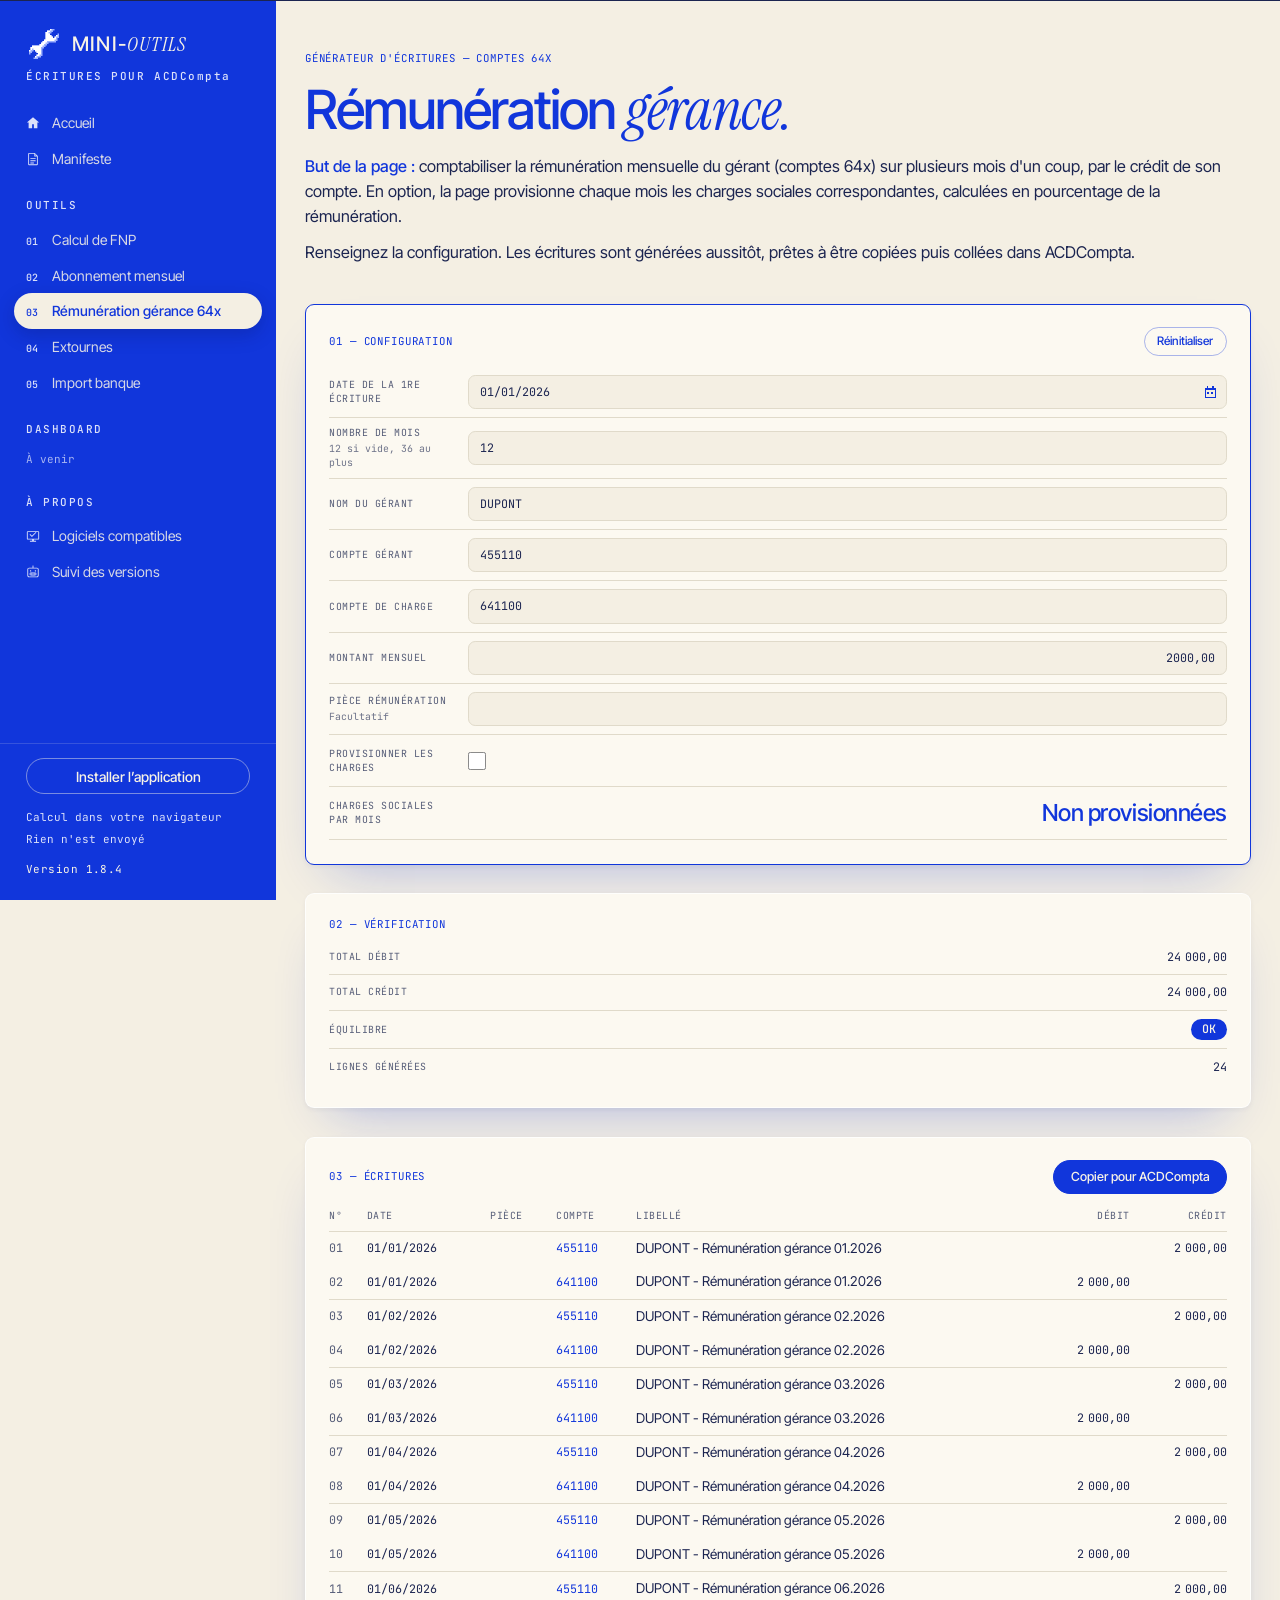
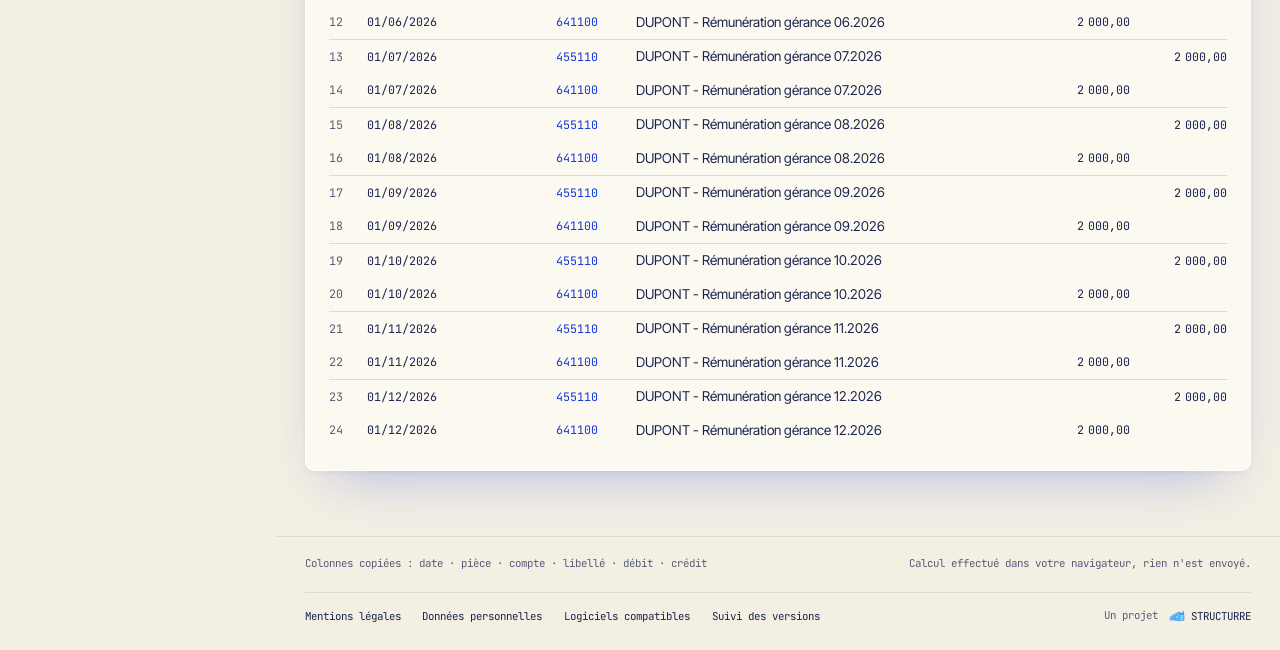
<file: rem-gerance.html>
<!DOCTYPE html>
<html lang="fr">
<head>
<meta charset="utf-8">
<meta name="viewport" content="width=device-width, initial-scale=1">
<meta name="theme-color" content="#1136DB">
<meta name="description" content="Générateur d'écritures de rémunération de gérance (comptes 64x) sur plusieurs mois, avec provision de charges sociales, à coller dans ACDCompta.">
<link rel="manifest" href="manifest.webmanifest">
<link rel="apple-touch-icon" href="icones/icone-180.png">
<title>Rémunération gérance 64x — Mini-outils</title>
<link rel="stylesheet" href="commun.css">
</head>
<body>

<nav id="menu" aria-label="Outils"></nav>
<div id="fond"></div>
<div id="contenu">
<div id="barre-mobile">
  <button id="ouvrir" type="button" aria-label="Ouvrir le menu" aria-controls="menu" aria-expanded="false">&#9776;</button>
  <span>MINI-OUTILS</span>
</div>

<main>
  <div class="conteneur">
    <p class="eyebrow">Générateur d'écritures — comptes 64x</p>
    <h1>Rémunération <em>gérance.</em></h1>
    <p class="lead"><strong>But de la page :</strong> comptabiliser la rémunération mensuelle du gérant (comptes 64x) sur plusieurs mois d'un coup, par le crédit de son compte. En option, la page provisionne chaque mois les charges sociales correspondantes, calculées en pourcentage de la rémunération.</p>
    <p class="lead">Renseignez la configuration. Les écritures sont générées aussitôt, prêtes à être copiées puis collées dans ACDCompta.</p>

    <div class="grille">

      <div class="colonne">
        <section class="panel">
          <p class="eyebrow">01 — Configuration</p>
          <div class="champ">
            <label for="date">Date de la 1re écriture</label>
            <input id="date" type="date" value="2026-01-01">
          </div>
          <div class="champ">
            <label for="mois">Nombre de mois<span class="aide">12 si vide, 36 au plus</span></label>
            <input id="mois" type="number" min="1" max="36" step="1" placeholder="12" value="12">
          </div>
          <div class="champ">
            <label for="gerant">Nom du gérant</label>
            <input id="gerant" type="text" value="DUPONT">
          </div>
          <div class="champ">
            <label for="cptGerant">Compte gérant</label>
            <input id="cptGerant" type="text" inputmode="numeric" value="455110">
          </div>
          <div class="champ">
            <label for="cptCharge">Compte de charge</label>
            <input id="cptCharge" type="text" inputmode="numeric" value="641100">
          </div>
          <div class="champ">
            <label for="montant">Montant mensuel</label>
            <input id="montant" class="droite" type="text" inputmode="decimal" value="2000,00">
          </div>
          <div class="champ">
            <label for="piece">Pièce rémunération<span class="aide">Facultatif</span></label>
            <input id="piece" type="text">
          </div>
          <div class="champ">
            <label for="provision">Provisionner les charges</label>
            <input id="provision" type="checkbox">
          </div>
          <div class="champ prov">
            <label for="taux">% de charges sociales</label>
            <input id="taux" class="droite" type="text" inputmode="decimal" value="45">
          </div>
          <div class="champ prov">
            <label for="cptDette">Compte de dette sociale</label>
            <input id="cptDette" type="text" inputmode="numeric" placeholder="438610" value="438610">
          </div>
          <div class="champ prov">
            <label for="cptCotis">Compte de cotisations</label>
            <input id="cptCotis" type="text" inputmode="numeric" placeholder="646900" value="646900">
          </div>
          <div class="champ prov">
            <label for="pieceProv">Pièce provision</label>
            <input id="pieceProv" type="text" placeholder="TDB" value="TDB">
          </div>
          <div class="champ total">
            <span class="etiquette">Charges sociales par mois</span>
            <span class="valeur" id="charges"></span>
          </div>
          <ul class="alertes" id="alertes"></ul>
        </section>

        <section class="panel">
          <p class="eyebrow">02 — Vérification</p>
          <div class="champ"><span class="etiquette">Total débit</span><span class="valeur droite" id="totDebit"></span></div>
          <div class="champ"><span class="etiquette">Total crédit</span><span class="valeur droite" id="totCredit"></span></div>
          <div class="champ"><span class="etiquette">Équilibre</span><span class="valeur droite"><span id="equilibre"></span></span></div>
          <div class="champ"><span class="etiquette">Lignes générées</span><span class="valeur droite" id="nbLignes"></span></div>
        </section>
      </div>

      <section class="panel">
        <div class="barre">
          <p class="eyebrow">03 — Écritures</p>
          <div class="actions">
            <span class="etat" id="etat" role="status"></span>
            <button class="btn" id="copier" type="button">Copier pour ACDCompta</button>
          </div>
        </div>
        <div class="cadre-table">
          <table>
            <thead>
              <tr>
                <th>N°</th><th>Date</th><th>Pièce</th><th>Compte</th><th>Libellé</th>
                <th class="droite">Débit</th><th class="droite">Crédit</th>
              </tr>
            </thead>
            <tbody id="lignes"></tbody>
          </table>
        </div>
        <div class="vide" id="vide" hidden></div>
      </section>

    </div>
  </div>
</main>

<footer class="site-footer">
  <div class="conteneur">
    <span>Colonnes copiées : date · pièce · compte · libellé · débit · crédit</span>
    <span>Calcul effectué dans votre navigateur, rien n'est envoyé.</span>
  </div>
</footer>
</div>

<script src="commun.js"></script>
<script>
(function () {
  "use strict";
  var M = window.MiniOutils, $ = M.$;
  var ids = ["date", "mois", "gerant", "cptGerant", "cptCharge", "montant", "piece",
             "provision", "taux", "cptDette", "cptCotis", "pieceProv"];

  function calcule() {
    var v = {};
    ids.forEach(function (id) { v[id] = $(id).value.trim(); });
    // Cases laissées vides : valeurs fixées dans le classeur.
    v.mois = v.mois || "12";
    v.cptDette = v.cptDette || "438610";
    v.cptCotis = v.cptCotis || "646900";
    v.pieceProv = v.pieceProv || "TDB";
    var provision = $("provision").checked;
    var alertes = [], ecritures = [];

    // Les réglages de provision ne servent que si la case est cochée.
    Array.prototype.forEach.call(document.querySelectorAll(".champ.prov"), function (c) { c.hidden = !provision; });

    var montant = M.centimes(v.montant);
    var taux = M.centimes(v.taux); // en centièmes de pour cent : 45 % -> 4500
    $("montant").classList.toggle("erreur", isNaN(montant));
    $("taux").classList.toggle("erreur", provision && isNaN(taux));
    // Charges = arrondi au centime de montant × taux, comme ROUND(montant*taux;2).
    var charges = (!isNaN(montant) && !isNaN(taux)) ? Math.round(montant * taux / 10000) : NaN;
    $("charges").textContent = !provision ? "Non provisionnées" : (isNaN(charges) ? "—" : M.affiche(charges) + " €");

    var d = M.lireDate(v.date);
    var nb = parseInt(v.mois, 10);
    var moisValide = /^\d+$/.test(v.mois) && nb >= 1 && nb <= 36;
    $("date").classList.toggle("erreur", !d);
    $("mois").classList.toggle("erreur", !moisValide);

    var blocage = "";
    if (!d || !moisValide) blocage = "Renseignez la date et le nombre de mois (entre 1 et 36).";
    else if (isNaN(montant) || (provision && isNaN(charges))) blocage = "Le montant ou le pourcentage n'est pas un nombre valide.";
    else if (montant === 0) blocage = "Renseignez le montant mensuel.";
    if (!blocage && provision && charges === 0) alertes.push("Renseignez le % de charges sociales : la provision n'est pas générée.");

    if (!blocage) {
      // Le classeur met un espace dans la colonne pièce des lignes de rémunération.
      var piece = v.piece || " ";
      // Ordre identique au classeur : gérant (crédit), charge (débit), puis provision.
      var lignes = [
        { cpt: v.cptGerant, mnt: montant, debit: false, piece: piece, lib: "Rémunération gérance", nom: "le compte gérant" },
        { cpt: v.cptCharge, mnt: montant, debit: true, piece: piece, lib: "Rémunération gérance", nom: "le compte de charge" }
      ];
      if (provision) {
        lignes.push(
          { cpt: v.cptDette, mnt: charges, debit: false, piece: v.pieceProv, lib: "Charges sociales gérance", nom: "le compte de dette sociale" },
          { cpt: v.cptCotis, mnt: charges, debit: true, piece: v.pieceProv, lib: "Charges sociales gérance", nom: "le compte de cotisations" }
        );
      }
      lignes.forEach(function (l) {
        if (l.mnt !== 0 && !l.cpt) alertes.push("Renseignez " + l.nom + " : la ligne n'est pas générée.");
      });
      for (var k = 0; k < nb; k++) {
        var dt = M.decale(d, k), premier = true;
        lignes.forEach(function (l) {
          if (l.mnt === 0 || !l.cpt) return;
          ecritures.push({
            date: M.dateFr(dt),
            piece: l.piece,
            compte: l.cpt,
            libelle: v.gerant + " - " + l.lib + " " + M.deux(dt.m) + "." + dt.a,
            debit: l.debit ? l.mnt : null,
            credit: l.debit ? null : l.mnt,
            debut: premier
          });
          premier = false;
        });
      }
      if (!ecritures.length) blocage = "Aucune ligne à générer : renseignez les comptes.";
    }

    M.rendre(ecritures, blocage, alertes);
  }

  M.brancher(ids, calcule);
})();
</script>
</body>
</html>
</file>
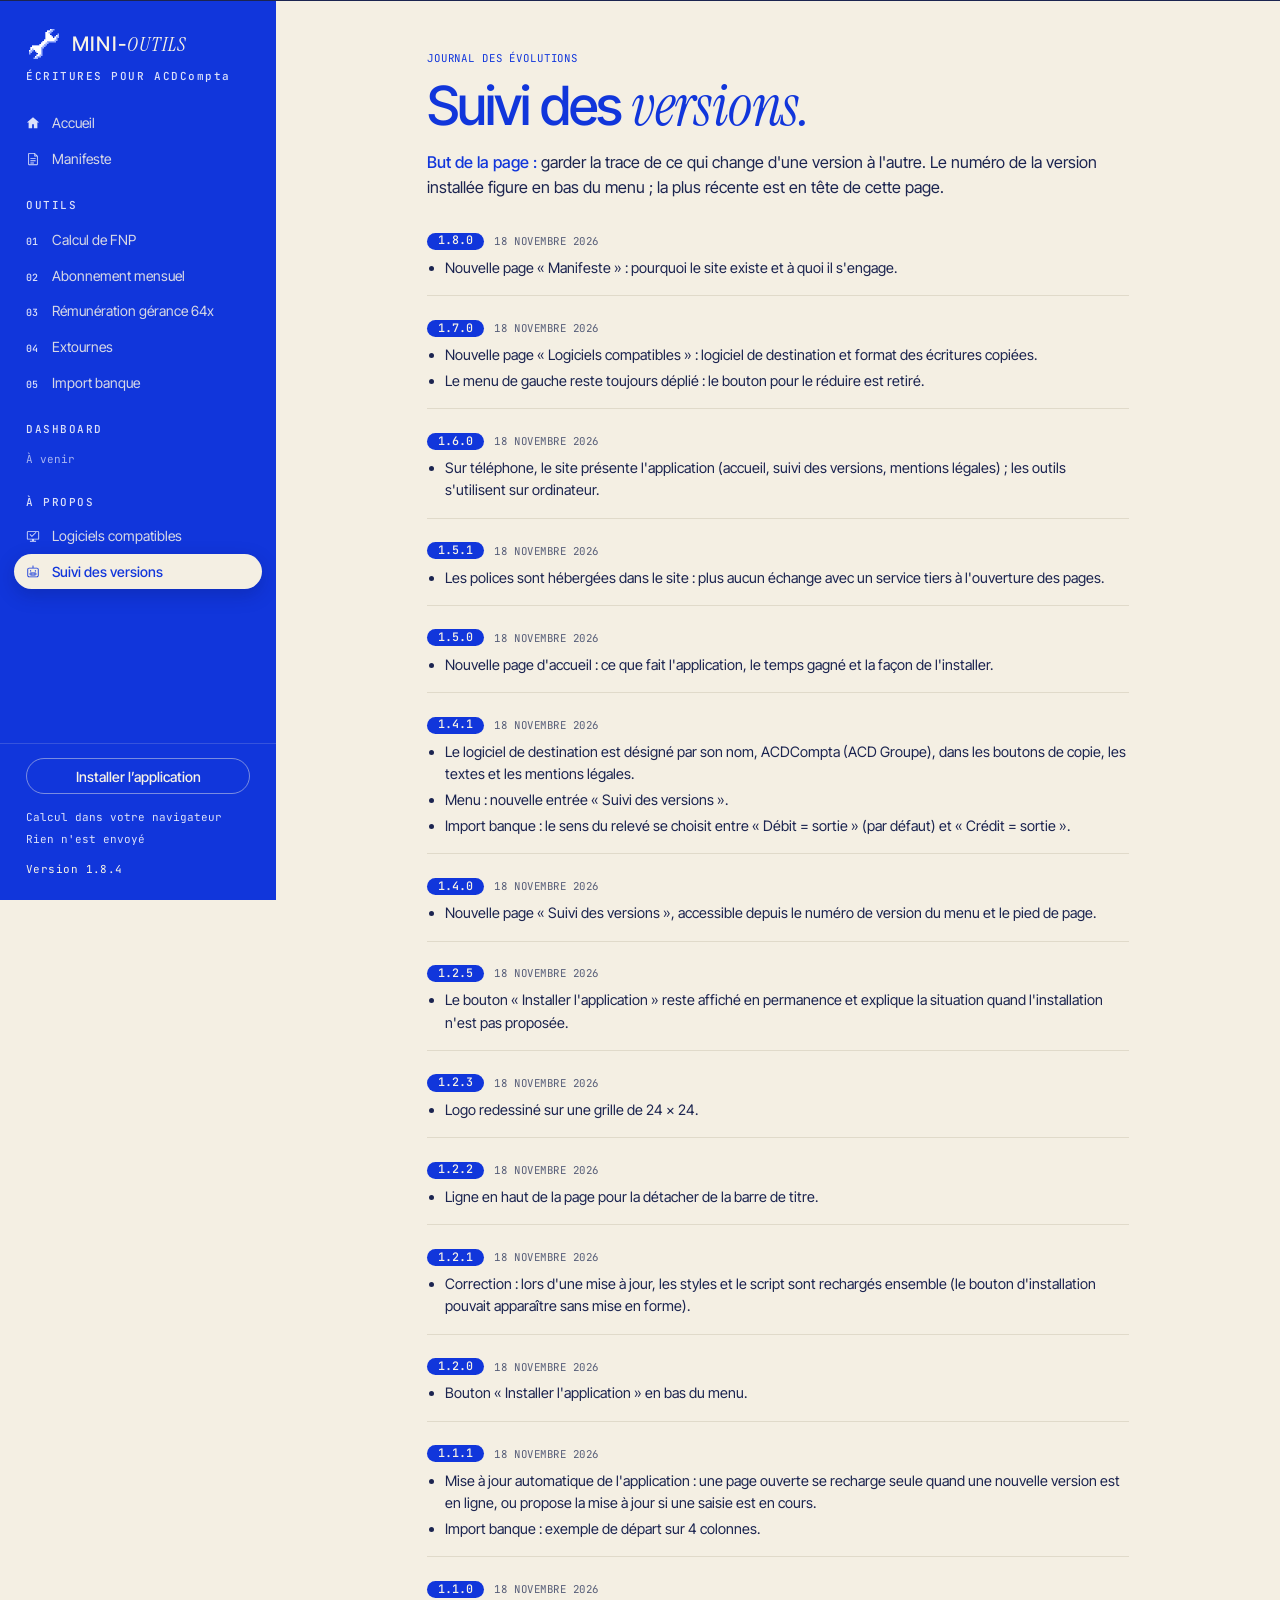
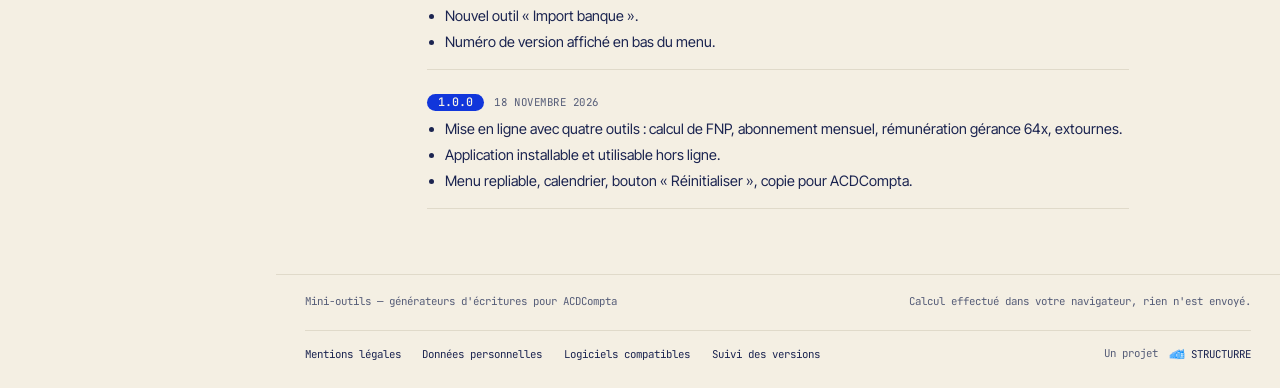
<file: versions.html>
<!DOCTYPE html>
<html lang="fr">
<head>
<meta charset="utf-8">
<meta name="viewport" content="width=device-width, initial-scale=1">
<meta name="theme-color" content="#1136DB">
<meta name="description" content="Suivi des versions de Mini-outils : les évolutions des générateurs d'écritures comptables, version après version.">
<link rel="manifest" href="manifest.webmanifest">
<link rel="apple-touch-icon" href="icones/icone-180.png">
<title>Suivi des versions — Mini-outils</title>
<link rel="stylesheet" href="commun.css">
</head>
<body>

<nav id="menu" aria-label="Outils"></nav>
<div id="fond"></div>
<div id="contenu">
<div id="barre-mobile">
  <button id="ouvrir" type="button" aria-label="Ouvrir le menu" aria-controls="menu" aria-expanded="false">&#9776;</button>
  <span>MINI-OUTILS</span>
</div>

<main>
  <div class="conteneur prose">
    <p class="eyebrow">Journal des évolutions</p>
    <h1>Suivi des <em>versions.</em></h1>
    <p class="lead"><strong>But de la page :</strong> garder la trace de ce qui change d'une version à l'autre. Le numéro de la version installée figure en bas du menu ; la plus récente est en tête de cette page.</p>

    <!-- À chaque publication : ajouter un bloc en tête, avec le même numéro que VERSION dans commun.js. -->

    <section class="version-bloc">
      <h2><span class="numero">1.8.0</span> 18 novembre 2026</h2>
      <ul>
        <li>Nouvelle page « Manifeste » : pourquoi le site existe et à quoi il s'engage.</li>
      </ul>
    </section>

    <section class="version-bloc">
      <h2><span class="numero">1.7.0</span> 18 novembre 2026</h2>
      <ul>
        <li>Nouvelle page « Logiciels compatibles » : logiciel de destination et format des écritures copiées.</li>
        <li>Le menu de gauche reste toujours déplié : le bouton pour le réduire est retiré.</li>
      </ul>
    </section>

    <section class="version-bloc">
      <h2><span class="numero">1.6.0</span> 18 novembre 2026</h2>
      <ul>
        <li>Sur téléphone, le site présente l'application (accueil, suivi des versions, mentions légales) ; les outils s'utilisent sur ordinateur.</li>
      </ul>
    </section>

    <section class="version-bloc">
      <h2><span class="numero">1.5.1</span> 18 novembre 2026</h2>
      <ul>
        <li>Les polices sont hébergées dans le site : plus aucun échange avec un service tiers à l'ouverture des pages.</li>
      </ul>
    </section>

    <section class="version-bloc">
      <h2><span class="numero">1.5.0</span> 18 novembre 2026</h2>
      <ul>
        <li>Nouvelle page d'accueil : ce que fait l'application, le temps gagné et la façon de l'installer.</li>
      </ul>
    </section>

    <section class="version-bloc">
      <h2><span class="numero">1.4.1</span> 18 novembre 2026</h2>
      <ul>
        <li>Le logiciel de destination est désigné par son nom, ACDCompta (ACD Groupe), dans les boutons de copie, les textes et les mentions légales.</li>
        <li>Menu : nouvelle entrée « Suivi des versions ».</li>
        <li>Import banque : le sens du relevé se choisit entre « Débit = sortie » (par défaut) et « Crédit = sortie ».</li>
      </ul>
    </section>

    <section class="version-bloc">
      <h2><span class="numero">1.4.0</span> 18 novembre 2026</h2>
      <ul>
        <li>Nouvelle page « Suivi des versions », accessible depuis le numéro de version du menu et le pied de page.</li>
      </ul>
    </section>

    <section class="version-bloc">
      <h2><span class="numero">1.2.5</span> 18 novembre 2026</h2>
      <ul>
        <li>Le bouton « Installer l'application » reste affiché en permanence et explique la situation quand l'installation n'est pas proposée.</li>
      </ul>
    </section>

    <section class="version-bloc">
      <h2><span class="numero">1.2.3</span> 18 novembre 2026</h2>
      <ul>
        <li>Logo redessiné sur une grille de 24 × 24.</li>
      </ul>
    </section>

    <section class="version-bloc">
      <h2><span class="numero">1.2.2</span> 18 novembre 2026</h2>
      <ul>
        <li>Ligne en haut de la page pour la détacher de la barre de titre.</li>
      </ul>
    </section>

    <section class="version-bloc">
      <h2><span class="numero">1.2.1</span> 18 novembre 2026</h2>
      <ul>
        <li>Correction : lors d'une mise à jour, les styles et le script sont rechargés ensemble (le bouton d'installation pouvait apparaître sans mise en forme).</li>
      </ul>
    </section>

    <section class="version-bloc">
      <h2><span class="numero">1.2.0</span> 18 novembre 2026</h2>
      <ul>
        <li>Bouton « Installer l'application » en bas du menu.</li>
      </ul>
    </section>

    <section class="version-bloc">
      <h2><span class="numero">1.1.1</span> 18 novembre 2026</h2>
      <ul>
        <li>Mise à jour automatique de l'application : une page ouverte se recharge seule quand une nouvelle version est en ligne, ou propose la mise à jour si une saisie est en cours.</li>
        <li>Import banque : exemple de départ sur 4 colonnes.</li>
      </ul>
    </section>

    <section class="version-bloc">
      <h2><span class="numero">1.1.0</span> 18 novembre 2026</h2>
      <ul>
        <li>Nouvel outil « Import banque ».</li>
        <li>Numéro de version affiché en bas du menu.</li>
      </ul>
    </section>

    <section class="version-bloc">
      <h2><span class="numero">1.0.0</span> 18 novembre 2026</h2>
      <ul>
        <li>Mise en ligne avec quatre outils : calcul de FNP, abonnement mensuel, rémunération gérance 64x, extournes.</li>
        <li>Application installable et utilisable hors ligne.</li>
        <li>Menu repliable, calendrier, bouton « Réinitialiser », copie pour ACDCompta.</li>
      </ul>
    </section>
  </div>
</main>

<footer class="site-footer">
  <div class="conteneur">
    <span>Mini-outils — générateurs d'écritures pour ACDCompta</span>
    <span>Calcul effectué dans votre navigateur, rien n'est envoyé.</span>
  </div>
</footer>
</div>

<script src="commun.js"></script>
</body>
</html>
</file>
<file: commun.css>
/* Mini-outils — styles communs. Thème repris de capedinvisibilite.fr */

/* Polices hébergées dans le site (dossier polices/, licences SIL OFL jointes) : aucune
   requête vers un service tiers. Fichiers récupérés depuis Google Fonts, sous-ensembles
   latin et latin étendu ; Inter Tight et JetBrains Mono sont des polices variables,
   un même fichier sert plusieurs graisses. */
@font-face { font-family: 'Instrument Serif'; font-style: italic; font-weight: 400; font-display: swap; src: url(polices/instrument-serif-italique-latin-ext.woff2) format('woff2'); unicode-range: U+0100-02BA, U+02BD-02C5, U+02C7-02CC, U+02CE-02D7, U+02DD-02FF, U+0304, U+0308, U+0329, U+1D00-1DBF, U+1E00-1E9F, U+1EF2-1EFF, U+2020, U+20A0-20AB, U+20AD-20C4, U+2113, U+2C60-2C7F, U+A720-A7FF; }
@font-face { font-family: 'Instrument Serif'; font-style: italic; font-weight: 400; font-display: swap; src: url(polices/instrument-serif-italique-latin.woff2) format('woff2'); unicode-range: U+0000-00FF, U+0131, U+0152-0153, U+02BB-02BC, U+02C6, U+02DA, U+02DC, U+0304, U+0308, U+0329, U+2000-206F, U+20AC, U+2122, U+2191, U+2193, U+2212, U+2215, U+FEFF, U+FFFD; }
@font-face { font-family: 'Instrument Serif'; font-style: normal; font-weight: 400; font-display: swap; src: url(polices/instrument-serif-latin-ext.woff2) format('woff2'); unicode-range: U+0100-02BA, U+02BD-02C5, U+02C7-02CC, U+02CE-02D7, U+02DD-02FF, U+0304, U+0308, U+0329, U+1D00-1DBF, U+1E00-1E9F, U+1EF2-1EFF, U+2020, U+20A0-20AB, U+20AD-20C4, U+2113, U+2C60-2C7F, U+A720-A7FF; }
@font-face { font-family: 'Instrument Serif'; font-style: normal; font-weight: 400; font-display: swap; src: url(polices/instrument-serif-latin.woff2) format('woff2'); unicode-range: U+0000-00FF, U+0131, U+0152-0153, U+02BB-02BC, U+02C6, U+02DA, U+02DC, U+0304, U+0308, U+0329, U+2000-206F, U+20AC, U+2122, U+2191, U+2193, U+2212, U+2215, U+FEFF, U+FFFD; }
@font-face { font-family: 'Inter Tight'; font-style: normal; font-weight: 400; font-display: swap; src: url(polices/inter-tight-latin-ext.woff2) format('woff2'); unicode-range: U+0100-02BA, U+02BD-02C5, U+02C7-02CC, U+02CE-02D7, U+02DD-02FF, U+0304, U+0308, U+0329, U+1D00-1DBF, U+1E00-1E9F, U+1EF2-1EFF, U+2020, U+20A0-20AB, U+20AD-20C4, U+2113, U+2C60-2C7F, U+A720-A7FF; }
@font-face { font-family: 'Inter Tight'; font-style: normal; font-weight: 400; font-display: swap; src: url(polices/inter-tight-latin.woff2) format('woff2'); unicode-range: U+0000-00FF, U+0131, U+0152-0153, U+02BB-02BC, U+02C6, U+02DA, U+02DC, U+0304, U+0308, U+0329, U+2000-206F, U+20AC, U+2122, U+2191, U+2193, U+2212, U+2215, U+FEFF, U+FFFD; }
@font-face { font-family: 'Inter Tight'; font-style: normal; font-weight: 500; font-display: swap; src: url(polices/inter-tight-latin-ext.woff2) format('woff2'); unicode-range: U+0100-02BA, U+02BD-02C5, U+02C7-02CC, U+02CE-02D7, U+02DD-02FF, U+0304, U+0308, U+0329, U+1D00-1DBF, U+1E00-1E9F, U+1EF2-1EFF, U+2020, U+20A0-20AB, U+20AD-20C4, U+2113, U+2C60-2C7F, U+A720-A7FF; }
@font-face { font-family: 'Inter Tight'; font-style: normal; font-weight: 500; font-display: swap; src: url(polices/inter-tight-latin.woff2) format('woff2'); unicode-range: U+0000-00FF, U+0131, U+0152-0153, U+02BB-02BC, U+02C6, U+02DA, U+02DC, U+0304, U+0308, U+0329, U+2000-206F, U+20AC, U+2122, U+2191, U+2193, U+2212, U+2215, U+FEFF, U+FFFD; }
@font-face { font-family: 'Inter Tight'; font-style: normal; font-weight: 600; font-display: swap; src: url(polices/inter-tight-latin-ext.woff2) format('woff2'); unicode-range: U+0100-02BA, U+02BD-02C5, U+02C7-02CC, U+02CE-02D7, U+02DD-02FF, U+0304, U+0308, U+0329, U+1D00-1DBF, U+1E00-1E9F, U+1EF2-1EFF, U+2020, U+20A0-20AB, U+20AD-20C4, U+2113, U+2C60-2C7F, U+A720-A7FF; }
@font-face { font-family: 'Inter Tight'; font-style: normal; font-weight: 600; font-display: swap; src: url(polices/inter-tight-latin.woff2) format('woff2'); unicode-range: U+0000-00FF, U+0131, U+0152-0153, U+02BB-02BC, U+02C6, U+02DA, U+02DC, U+0304, U+0308, U+0329, U+2000-206F, U+20AC, U+2122, U+2191, U+2193, U+2212, U+2215, U+FEFF, U+FFFD; }
@font-face { font-family: 'JetBrains Mono'; font-style: normal; font-weight: 400; font-display: swap; src: url(polices/jetbrains-mono-latin-ext.woff2) format('woff2'); unicode-range: U+0100-02BA, U+02BD-02C5, U+02C7-02CC, U+02CE-02D7, U+02DD-02FF, U+0304, U+0308, U+0329, U+1D00-1DBF, U+1E00-1E9F, U+1EF2-1EFF, U+2020, U+20A0-20AB, U+20AD-20C4, U+2113, U+2C60-2C7F, U+A720-A7FF; }
@font-face { font-family: 'JetBrains Mono'; font-style: normal; font-weight: 400; font-display: swap; src: url(polices/jetbrains-mono-latin.woff2) format('woff2'); unicode-range: U+0000-00FF, U+0131, U+0152-0153, U+02BB-02BC, U+02C6, U+02DA, U+02DC, U+0304, U+0308, U+0329, U+2000-206F, U+20AC, U+2122, U+2191, U+2193, U+2212, U+2215, U+FEFF, U+FFFD; }
@font-face { font-family: 'JetBrains Mono'; font-style: normal; font-weight: 500; font-display: swap; src: url(polices/jetbrains-mono-latin-ext.woff2) format('woff2'); unicode-range: U+0100-02BA, U+02BD-02C5, U+02C7-02CC, U+02CE-02D7, U+02DD-02FF, U+0304, U+0308, U+0329, U+1D00-1DBF, U+1E00-1E9F, U+1EF2-1EFF, U+2020, U+20A0-20AB, U+20AD-20C4, U+2113, U+2C60-2C7F, U+A720-A7FF; }
@font-face { font-family: 'JetBrains Mono'; font-style: normal; font-weight: 500; font-display: swap; src: url(polices/jetbrains-mono-latin.woff2) format('woff2'); unicode-range: U+0000-00FF, U+0131, U+0152-0153, U+02BB-02BC, U+02C6, U+02DA, U+02DC, U+0304, U+0308, U+0329, U+2000-206F, U+20AC, U+2122, U+2191, U+2193, U+2212, U+2215, U+FEFF, U+FFFD; }
:root {
  --blue: #1136DB;
  --ink: #1B2450;
  --muted: #565D78;
  --cream: #F4EFE3;
  --paper: #FCF9F1;
  --chip: #EBE6D9;
  --line: #E0DACA;
  --on-blue: #F8F3E6;
  --on-blue-muted: #DCE1FA;
  --sans: 'Inter Tight', system-ui, sans-serif;
  --serif: 'Instrument Serif', Georgia, serif;
  --mono: 'JetBrains Mono', ui-monospace, Menlo, Consolas, monospace;
}
* { box-sizing: border-box; }
[hidden] { display: none !important; }
body {
  margin: 0;
  background: var(--cream);
  color: var(--ink);
  font-family: var(--sans);
  font-size: 16px;
  line-height: 1.55;
  -webkit-font-smoothing: antialiased;
}
.conteneur { max-width: 1560px; margin: 0 auto; padding: 0 32px; }

/* ---------- Menu de gauche (rempli par commun.js) ---------- */
body { display: grid; grid-template-columns: 276px minmax(0, 1fr); min-height: 100vh; }
#menu {
  position: sticky; top: 0; height: 100vh; display: flex; flex-direction: column; min-height: 0;
  background: var(--blue); color: var(--on-blue);
}
#menu :focus-visible { outline: 2px solid var(--on-blue); outline-offset: 2px; }
.logo {
  display: flex; align-items: center; gap: 10px; padding: 26px 26px 6px;
  color: var(--on-blue); font-size: 20px; font-weight: 500; letter-spacing: 0.06em; text-decoration: none;
}
.logo svg { width: 36px; height: 36px; flex: none; }
.logo b { font-weight: inherit; }
.logo span { font-family: var(--serif); font-style: italic; font-weight: 400; }
#menu h2:not(:first-child) { margin-top: 22px; }
.entree-vide { display: block; padding: 5px 12px; font-family: var(--mono); font-size: 11px; color: var(--on-blue-muted); opacity: .75; }
.entree .num svg { display: block; width: 14px; height: 14px; position: relative; top: 2px; }
/* Un nom de logiciel garde sa casse, même dans un libellé en majuscules. */
.nom-propre { text-transform: none; }
.marque-sous {
  display: block; padding: 0 26px 20px; color: var(--on-blue-muted);
  font-family: var(--mono); font-size: 11px; font-weight: 500; letter-spacing: .14em; text-transform: uppercase;
}
#menu .defile { flex: 1; overflow-y: auto; padding: 0 14px 12px; scrollbar-width: thin; scrollbar-color: rgba(248, 243, 230, .25) transparent; }
#menu h2 {
  margin: 6px 12px 8px; color: var(--on-blue-muted);
  font-family: var(--mono); font-size: 11px; font-weight: 500; line-height: 1.4; letter-spacing: .14em; text-transform: uppercase;
}
.entree {
  display: flex; align-items: baseline; gap: 10px; width: 100%; padding: 7px 12px; border-radius: 999px;
  color: rgba(248, 243, 230, .86); font-size: 14px; text-decoration: none; transition: background .15s, color .15s;
}
.entree .num { font-family: var(--mono); font-size: 10px; font-weight: 500; color: var(--on-blue-muted); width: 16px; flex: none; }
.entree .lib { flex: 1; min-width: 0; overflow: hidden; text-overflow: ellipsis; white-space: nowrap; }
.entree:hover { background: rgba(248, 243, 230, .10); color: var(--on-blue); }
.entree[aria-current="page"] { background: var(--cream); color: var(--blue); font-weight: 500; box-shadow: 0 6px 18px rgba(8, 20, 90, .25); }
.entree[aria-current="page"] .num { color: var(--blue); }
#menu .pied {
  padding: 14px 26px 20px; border-top: 1px solid rgba(248, 243, 230, .16); color: var(--on-blue-muted);
  font-family: var(--mono); font-size: 11px; line-height: 2;
}
#menu .pied span { display: block; white-space: nowrap; }
/* Encart slogan en bas du menu, au-dessus du trait : carré à bords arrondis, de la largeur
   du bouton d'installation, sur l'image du bandeau d'accueil. */
.encart-zone { padding: 0 26px 16px; }
.encart {
  position: relative; overflow: hidden; display: flex; flex-direction: column; justify-content: flex-end; gap: 6px;
  aspect-ratio: 1 / 1; padding: 14px; border-radius: 14px; text-decoration: none; color: var(--on-blue);
  background: #1136DB url("images/fond-tempete.jpg") 78% 70% / 230% auto no-repeat;
  border: 1px solid rgba(248, 243, 230, .28);
}
/* Sur un écran peu haut, l'encart céderait sa place aux entrées du menu : on le masque. */
@media (max-height: 1020px) {
  /* Pas assez de hauteur pour un carré : l'encart garde sa largeur et devient un bandeau. */
  .encart { aspect-ratio: 16 / 9; padding: 12px; gap: 5px; }
  .encart strong { font-size: 15px; }
  .encart small { font-size: 11px; }
}
@media (max-height: 920px) { .encart-zone { display: none; } }
.encart::before { content: ""; position: absolute; inset: 0; background: linear-gradient(180deg, rgba(8, 20, 110, .15) 0%, rgba(8, 20, 110, .82) 62%); }
.encart strong, .encart small { position: relative; display: block; white-space: normal; }
.encart strong { font-family: var(--sans); font-size: 17px; font-weight: 500; line-height: 1.15; letter-spacing: -0.02em; }
.encart em { font-family: var(--serif); font-style: italic; font-weight: 400; font-size: 1.1em; letter-spacing: 0; }
.encart small { font-family: var(--sans); font-size: 12px; line-height: 1.35; color: var(--on-blue-muted); }
#installer {
  display: block; width: 100%; height: 36px; margin: 0 0 12px; padding: 0 14px; cursor: pointer;
  border-radius: 9999px; border: 1px solid rgba(248, 243, 230, .45); background: transparent; color: var(--on-blue);
  font-family: var(--sans); font-size: 14px; font-weight: 500; transition: background .15s, color .15s;
}
#menu .pied #installer-info { white-space: normal; line-height: 1.5; margin: -4px 0 12px; color: var(--on-blue); }
#installer:hover { background: var(--cream); color: var(--blue); border-color: var(--cream); }
#menu .pied .version { display: block; margin-top: 8px; color: var(--on-blue); letter-spacing: .04em; text-decoration: none; }
#menu .pied .version:hover { text-decoration: underline; text-underline-offset: 3px; }
/* Tout le contenu (hors menu) est affiché à 90 % de sa taille. */
#contenu { min-width: 0; zoom: 0.9; }

/* Ligne en haut de la page, sur toute la largeur, pour la détacher de la barre de titre
   de la fenêtre (application installée) ou du navigateur. Elle reste visible au défilement. */
body::before {
  content: ""; position: fixed; z-index: 50; top: 0; left: 0; right: 0; height: 1px;
  background: var(--ink); pointer-events: none;
}
#barre-mobile { display: none; }
.mobile-info, .mobile-seul { display: none; }
#fond { display: none; }

main { padding: 56px 0 72px; }
.eyebrow {
  font-family: var(--mono); font-size: 12px; text-transform: uppercase;
  letter-spacing: 0.08em; color: var(--blue); margin: 0 0 14px;
}
h1 {
  font-size: clamp(38px, 5.2vw, 60px); line-height: 1.02; font-weight: 500;
  letter-spacing: -0.035em; color: var(--blue); margin: 0 0 16px;
}
h1 em { font-family: var(--serif); font-style: italic; font-weight: 400; letter-spacing: -0.01em; font-size: 1.08em; }
.lead { font-size: 18px; margin: 0 0 12px; }
.lead strong { font-weight: 500; color: var(--blue); }
.lead + .grille { margin-top: 44px; }

.grille { display: grid; grid-template-columns: 380px minmax(0, 1fr); gap: 32px; align-items: start; }
.colonne { display: grid; gap: 32px; }

.panel {
  background: var(--paper);
  border: 1px solid rgba(255, 255, 255, .8);
  border-radius: 10px;
  box-shadow: 0 30px 60px -30px rgba(17, 54, 219, .32), 0 2px 6px rgba(27, 36, 80, .05);
  padding: 24px 26px 26px;
}
.panel .eyebrow { margin-bottom: 8px; }
/* Panneaux de saisie : même fond que les autres, avec une bordure bleue pour les distinguer. */
.panel.panel-config { border: 1px solid var(--blue); }

.champ {
  display: grid; grid-template-columns: 140px minmax(0, 1fr); gap: 14px; align-items: center;
  padding: 9px 0; border-bottom: 1px solid var(--line);
}
.champ:last-child { border-bottom: 0; }
.champ label, .champ .etiquette {
  font-family: var(--mono); font-size: 11px; text-transform: uppercase;
  letter-spacing: 0.05em; color: var(--muted); line-height: 1.4;
}
.champ .aide { display: block; text-transform: none; letter-spacing: 0; font-size: 11px; margin-top: 2px; opacity: .85; }
.champ input[type="text"], .champ input[type="number"], .champ input[type="date"], .champ select {
  width: 100%; height: 38px; padding: 0 12px;
  font-family: var(--mono); font-size: 13px; color: var(--ink);
  background: var(--cream); border: 1px solid var(--line); border-radius: 8px;
}
.saisie {
  display: block; width: 100%; min-height: 240px; padding: 12px; resize: vertical;
  font-family: var(--mono); font-size: 12px; line-height: 1.6; color: var(--ink); white-space: pre; overflow: auto; tab-size: 12;
  background: var(--cream); border: 1px solid var(--line); border-radius: 8px;
}
.saisie:focus { outline: 2px solid var(--blue); outline-offset: 1px; border-color: var(--blue); }
.aide-bloc { font-size: 14px; color: var(--muted); margin: 0 0 12px; }
.champ input:focus, .champ select:focus { outline: 2px solid var(--blue); outline-offset: 1px; border-color: var(--blue); }
/* ---------- Copie réussie : confettis et message ---------- */
.confetti { position: fixed; z-index: 60; pointer-events: none; }
.bravo {
  position: fixed; z-index: 55; left: 50%; bottom: 32px; max-width: calc(100vw - 32px);
  padding: 12px 22px; border-radius: 9999px; background: var(--blue); color: var(--on-blue);
  font-size: 16px; font-weight: 500; text-align: center;
  box-shadow: 0 18px 40px -12px rgba(17, 54, 219, .55);
  opacity: 0; transform: translate(-50%, 16px); pointer-events: none;
  transition: opacity .25s ease, transform .25s ease;
}
.bravo.visible { opacity: 1; transform: translate(-50%, 0); }

/* ---------- Bandeau « nouvelle version disponible » ---------- */
.maj {
  position: fixed; z-index: 58; left: 50%; top: 20px; transform: translateX(-50%); max-width: calc(100vw - 32px);
  display: flex; align-items: center; gap: 14px; padding: 8px 8px 8px 20px; border-radius: 9999px;
  background: var(--ink); color: var(--on-blue); font-size: 14px; font-weight: 500;
  box-shadow: 0 18px 40px -12px rgba(27, 36, 80, .55);
}
.maj button {
  font: inherit; height: 32px; padding: 0 14px; border-radius: 9999px; border: 0; cursor: pointer;
  background: var(--on-blue); color: var(--blue);
}

/* ---------- Calendrier maison (construit par commun.js) ---------- */
.date-champ { position: relative; display: block; }
.champ .date-champ input { padding-right: 42px; }
.cal-bouton {
  position: absolute; top: 4px; right: 4px; width: 30px; height: 30px; padding: 7px;
  border: 0; border-radius: 50%; background: transparent; color: var(--blue); cursor: pointer;
}
.cal-bouton:hover, .cal-bouton[aria-expanded="true"] { background: var(--blue); color: var(--on-blue); }
.cal-bouton svg { display: block; width: 16px; height: 16px; }
.cal {
  position: absolute; z-index: 30; top: calc(100% + 8px); right: 0; width: 292px; padding: 16px 16px 12px;
  background: var(--paper); border: 1px solid var(--line); border-radius: 10px;
  box-shadow: 0 30px 60px -20px rgba(17, 54, 219, .38), 0 4px 14px rgba(27, 36, 80, .10);
}
.cal button { font: inherit; border: 0; background: transparent; cursor: pointer; padding: 0; color: inherit; }
.cal button:focus-visible { outline: 2px solid var(--blue); outline-offset: 1px; }
.cal-tete { display: flex; align-items: center; justify-content: space-between; gap: 8px; margin-bottom: 10px; }
.cal-titre { font-family: var(--sans); font-size: 18px; font-weight: 500; letter-spacing: -0.02em; color: var(--blue); text-transform: capitalize; white-space: nowrap; }
.cal-titre em { font-family: var(--serif); font-style: italic; font-weight: 400; font-size: 1.12em; letter-spacing: 0; }
.cal-nav { display: flex; gap: 2px; }
.cal-nav button { width: 26px; height: 26px; border-radius: 50%; color: var(--blue); font-size: 16px; line-height: 1; padding-bottom: 2px; }
.cal-nav button:hover { background: var(--chip); }
.cal-grille { display: grid; grid-template-columns: repeat(7, 1fr); gap: 2px; }
.cal-jour-nom {
  font-family: var(--mono); font-size: 10px; text-transform: uppercase; letter-spacing: .08em;
  color: var(--muted); text-align: center; padding: 6px 0;
}
.cal .cal-jour {
  height: 34px; border-radius: 9999px; font-family: var(--mono); font-size: 13px; color: var(--ink);
  border: 1px solid transparent; transition: background .12s;
}
.cal .cal-jour:hover { background: var(--chip); }
.cal .cal-jour.hors { color: var(--muted); opacity: .5; }
.cal .cal-jour.auj { border-color: rgba(17, 54, 219, .45); color: var(--blue); }
.cal .cal-jour.choisi { background: var(--blue); color: var(--on-blue); font-weight: 500; opacity: 1; border-color: var(--blue); }
.cal-pied { display: flex; justify-content: space-between; margin-top: 10px; padding-top: 10px; border-top: 1px solid var(--line); }
.cal-pied button { font-family: var(--sans); font-size: 13px; font-weight: 500; color: var(--blue); padding: 4px 2px; }
.cal-pied button:hover { text-decoration: underline; text-underline-offset: 3px; }

.champ input::placeholder { color: var(--muted); opacity: .6; }
.champ input.erreur { border-color: var(--blue); background: var(--chip); }
.champ input[type="checkbox"] { width: 20px; height: 20px; margin: 9px 0; accent-color: var(--blue); justify-self: start; }
.champ .valeur { font-family: var(--mono); font-size: 13px; color: var(--ink); }
.champ .valeur.code { color: var(--blue); }
.champ.total .valeur { font-family: var(--sans); font-size: 26px; font-weight: 500; letter-spacing: -0.02em; color: var(--blue); text-align: right; }
.droite { text-align: right; }
.ok { display: inline-block; background: var(--blue); color: var(--on-blue); padding: 2px 12px; border-radius: 9999px; font-weight: 500; }
.ecart { display: inline-block; background: var(--chip); color: var(--ink); padding: 2px 12px; border-radius: 9999px; }

.alertes { margin: 16px 0 0; padding: 0; list-style: none; }
.alertes:empty { display: none; }
.alertes li { background: var(--chip); border-radius: 8px; padding: 10px 14px; font-size: 14px; }
.alertes li + li { margin-top: 6px; }

.barre { display: flex; justify-content: space-between; align-items: center; gap: 16px; flex-wrap: wrap; margin-bottom: 12px; }
.barre .eyebrow { margin: 0; }
.barre .actions { display: flex; align-items: center; gap: 14px; flex-wrap: wrap; }
.btn {
  font-family: var(--sans); font-size: 14px; font-weight: 500;
  height: 38px; padding: 0 18px; border-radius: 9999px; cursor: pointer;
  background: var(--blue); color: var(--on-blue); border: 1px solid var(--blue);
  transition: background .15s, color .15s;
}
.btn:hover:not(:disabled) { background: var(--ink); border-color: var(--ink); }
.btn.ghost { height: 32px; padding: 0 14px; font-size: 13px; background: transparent; color: var(--blue); border-color: rgba(17, 54, 219, .35); }
.btn.ghost:hover:not(:disabled) { background: var(--blue); border-color: var(--blue); color: var(--on-blue); }
.btn:focus-visible { outline: 2px solid var(--blue); outline-offset: 2px; }
.btn:disabled { background: transparent; color: var(--muted); border-color: var(--line); cursor: not-allowed; }
.etat { font-family: var(--mono); font-size: 12px; color: var(--muted); }

.cadre-table { overflow-x: auto; }
table { width: 100%; border-collapse: collapse; }
thead th {
  font-family: var(--mono); font-size: 11px; font-weight: 400; text-transform: uppercase;
  letter-spacing: 0.05em; color: var(--muted); text-align: left;
  padding: 4px 12px 8px 0; border-bottom: 1px solid var(--line);
}
tbody td {
  padding: 7px 12px 7px 0; font-family: var(--mono); font-size: 13px; color: var(--ink); white-space: nowrap;
}
tbody td.num { color: var(--muted); }
tbody td.compte { color: var(--blue); }
tbody td.lib { font-family: var(--sans); font-size: 15px; }
tbody tr.debut td { border-top: 1px solid var(--line); }
tbody tr:first-child.debut td { border-top: 0; }
th.droite, td.droite { text-align: right; padding-right: 0; padding-left: 12px; }
.vide { background: var(--cream); border-radius: 8px; padding: 18px 20px; margin-top: 12px; }

.resultat { font-size: clamp(44px, 6vw, 68px); line-height: 1; font-weight: 500; letter-spacing: -0.035em; color: var(--blue); margin: 6px 0 22px; }
.note { background: var(--cream); border-radius: 8px; padding: 18px 20px; margin: 0; font-size: 16px; }

.site-footer { border-top: 1px solid var(--line); }
.site-footer .conteneur {
  display: flex; justify-content: space-between; gap: 16px; flex-wrap: wrap;
  padding-top: 20px; padding-bottom: 28px;
  font-family: var(--mono); font-size: 12px; color: var(--muted);
}

.pied-commun {
  flex-basis: 100%; display: flex; justify-content: space-between; align-items: center; gap: 12px 24px; flex-wrap: wrap;
  margin-top: 6px; padding-top: 16px; border-top: 1px solid var(--line);
}
.legal { display: flex; gap: 8px 24px; flex-wrap: wrap; }
.legal a, .projet a { color: var(--ink); text-decoration: none; }
.legal a:hover, .projet a:hover { color: var(--blue); text-decoration: underline; text-underline-offset: 3px; }
.projet a { display: inline-flex; align-items: center; gap: 6px; vertical-align: middle; margin-left: 4px; }
.projet img { display: block; }

/* ---------- Page d'accueil ---------- */
.accueil h1 { font-size: clamp(42px, 6vw, 72px); }
.accueil .lead { max-width: 760px; font-size: 20px; }
.accueil h2 { font-size: 30px; font-weight: 500; letter-spacing: -0.035em; line-height: 1.1; color: var(--blue); margin: 0 0 8px; }
.accueil h2 em { font-family: var(--serif); font-style: italic; font-weight: 400; letter-spacing: -0.01em; font-size: 1.08em; }
.accueil section { margin-top: 64px; }
.accueil section > p { max-width: 760px; margin: 0 0 20px; }
.boutons { display: flex; align-items: center; gap: 12px 16px; flex-wrap: wrap; margin-top: 28px; }
a.btn { display: inline-flex; align-items: center; text-decoration: none; }
.btn.grand { height: 46px; padding: 0 24px; font-size: 16px; }
.btn.ghost.grand { height: 46px; padding: 0 24px; font-size: 16px; }
.info-installer { flex-basis: 100%; font-size: 14px; color: var(--muted); }
.cartes { display: grid; grid-template-columns: repeat(auto-fit, minmax(250px, 1fr)); gap: 16px; }
.carte {
  display: flex; flex-direction: column; gap: 6px; padding: 20px 22px 18px; text-decoration: none; color: var(--ink);
  background: var(--paper); border: 1px solid rgba(255, 255, 255, .8); border-radius: 10px;
  box-shadow: 0 20px 40px -28px rgba(17, 54, 219, .32), 0 2px 6px rgba(27, 36, 80, .05);
  transition: box-shadow .15s, transform .15s;
}
a.carte:hover { box-shadow: 0 24px 44px -24px rgba(17, 54, 219, .45), 0 2px 6px rgba(27, 36, 80, .08); transform: translateY(-2px); }
.carte .num { font-family: var(--mono); font-size: 11px; letter-spacing: .08em; color: var(--blue); }
.carte strong { font-size: 19px; font-weight: 500; letter-spacing: -0.02em; color: var(--blue); }
.carte span { font-size: 15px; }
.carte .chiffre { font-size: 40px; font-weight: 500; letter-spacing: -0.04em; line-height: 1; color: var(--blue); }
.carte .suite { margin-top: auto; padding-top: 8px; font-family: var(--mono); font-size: 12px; color: var(--blue); }
.bandeau-bleu { background: var(--blue); color: var(--on-blue); border-radius: 10px; padding: 32px 34px; }
.bandeau-bleu h2 { color: var(--on-blue); }
.bandeau-bleu p { color: var(--on-blue-muted); }
.bandeau-bleu .btn { background: var(--on-blue); color: var(--blue); border-color: var(--on-blue); }
.bandeau-bleu .btn:hover:not(:disabled) { background: var(--cream); border-color: var(--cream); color: var(--ink); }
.bandeau-bleu .info-installer { color: var(--on-blue); }
.bandeau-bleu ul { margin: 0 0 6px; padding-left: 20px; max-width: 760px; }
.bandeau-bleu li { margin: 0 0 4px; }

/* Bandeau final de l'accueil : « Ships in Distress in a Storm » de Peter Monamy (1681-1749),
   Tate T00807, image de Wikimedia Commons passée en camaïeu bleu, dans le style de capedinvisibilite.fr.
   Le voile bleu à gauche garde le texte lisible sur la partie sombre de l'image. */
.final {
  position: relative; overflow: hidden; border-radius: 10px; min-height: 440px;
  display: flex; align-items: center; padding: 48px 44px;
  background: #1136DB url("images/fond-tempete.jpg") center 78% / cover no-repeat;
  color: var(--on-blue);
}
.final::before {
  content: ""; position: absolute; inset: 0;
  background: linear-gradient(90deg, rgba(8, 20, 110, .72) 0%, rgba(8, 20, 110, .45) 45%, rgba(8, 20, 110, 0) 75%);
}
.final-texte { position: relative; max-width: 620px; }
.accueil .final h2 { color: var(--on-blue); font-size: clamp(34px, 4.6vw, 56px); line-height: 1.04; margin: 0 0 14px; }
.accueil .final p { color: var(--on-blue); font-size: 20px; margin: 0; }
.final .btn { background: var(--on-blue); color: var(--blue); border-color: var(--on-blue); }
.final .btn:hover:not(:disabled) { background: var(--cream); border-color: var(--cream); color: var(--ink); }

/* ---------- Pages de texte (mentions légales) ---------- */
/* La colonne de texte est centrée dans la page ; le texte lui-même reste aligné à gauche. */
.conteneur.prose { max-width: 844px; margin: 0 auto; }
.prose h2 { font-size: 24px; font-weight: 500; letter-spacing: -0.03em; line-height: 1.15; color: var(--blue); margin: 40px 0 10px; scroll-margin-top: 24px; }
.prose p { margin: 0 0 10px; }
/* Les liens du texte sont bleus ; pas les boutons, qui gardent leur propre couleur de texte. */
.prose a:not(.btn) { color: var(--blue); text-underline-offset: 3px; }
.version-bloc { padding: 4px 0 14px; border-bottom: 1px solid var(--line); }
.version-bloc h2 { display: flex; align-items: center; gap: 12px; margin: 22px 0 8px; font-family: var(--mono); font-size: 12px; font-weight: 400; letter-spacing: .05em; text-transform: uppercase; color: var(--muted); }
.version-bloc .numero { background: var(--blue); color: var(--on-blue); padding: 2px 12px; border-radius: 9999px; font-size: 13px; font-weight: 500; letter-spacing: 0; }
.version-bloc ul { margin: 0; padding-left: 20px; }
.version-bloc li { margin: 0 0 4px; }
.prose .cadre-table { margin: 6px 0 14px; }
.prose tbody td { font-family: var(--sans); font-size: 15px; white-space: normal; padding: 9px 16px 9px 0; border-bottom: 1px solid var(--line); vertical-align: top; }
.prose tbody td:last-child { font-family: var(--mono); font-size: 13px; white-space: nowrap; }
.manifeste p, .manifeste li { font-size: 18px; }
.manifeste ul { margin: 0 0 10px; padding-left: 22px; }
.manifeste li { margin: 0 0 6px; }
.manifeste .signature { margin-top: 32px; font-family: var(--serif); font-style: italic; font-size: 24px; color: var(--blue); }
.prose .donnee { font-family: var(--mono); font-size: 14px; }

@media (max-width: 1400px) {
  .grille { grid-template-columns: minmax(0, 1fr); }
}
@media (max-width: 820px) {
  body { grid-template-columns: minmax(0, 1fr); }
  #menu { position: fixed; z-index: 40; inset: 0 auto 0 0; width: min(300px, 86vw); transform: translateX(-102%); transition: transform .25s ease; }
  body.menu-ouvert #menu { transform: none; box-shadow: 0 0 60px rgba(8, 20, 90, .5); }
  body.menu-ouvert #fond { display: block; position: fixed; z-index: 35; inset: 0; background: rgba(27, 36, 80, .35); }
  #barre-mobile {
    display: flex; align-items: center; gap: 12px; padding: 12px 16px; border-bottom: 1px solid var(--line);
    position: sticky; top: 0; z-index: 5; background: var(--cream);
    color: var(--blue); font-weight: 500; letter-spacing: 0.06em;
  }
  #ouvrir {
    width: 42px; height: 42px; flex: none; border-radius: 50%; border: 0; cursor: pointer;
    background: var(--blue); color: var(--on-blue); font-size: 18px; line-height: 1;
  }
  .conteneur { padding: 0 16px; }
  main { padding: 36px 0 48px; }

  /* Téléphone : pages d'information seulement. Les outils disparaissent du menu,
     leurs pages affichent un message, et l'accueil ne propose pas de les ouvrir. */
  #menu .outil, #installer, #installer-info, [data-installer], .info-installer { display: none !important; }
  body.page-outil main { display: none; }
  body.page-outil .mobile-info { display: block; padding: 36px 0 48px; }
  body.page-outil .site-footer .conteneur > span { display: none; }
  .mobile-seul { display: block; }
  a.carte { pointer-events: none; }
  .carte .suite { display: none; }
  .panel { padding: 20px 18px; }
  .final { min-height: 360px; padding: 32px 22px; }
  .final::before { background: rgba(8, 20, 110, .55); }
}
@media (prefers-reduced-motion: reduce) { * { transition: none !important; } }
@media print {
  body { display: block; }
  #menu, #barre-mobile, .btn { display: none !important; }
}
</file>
